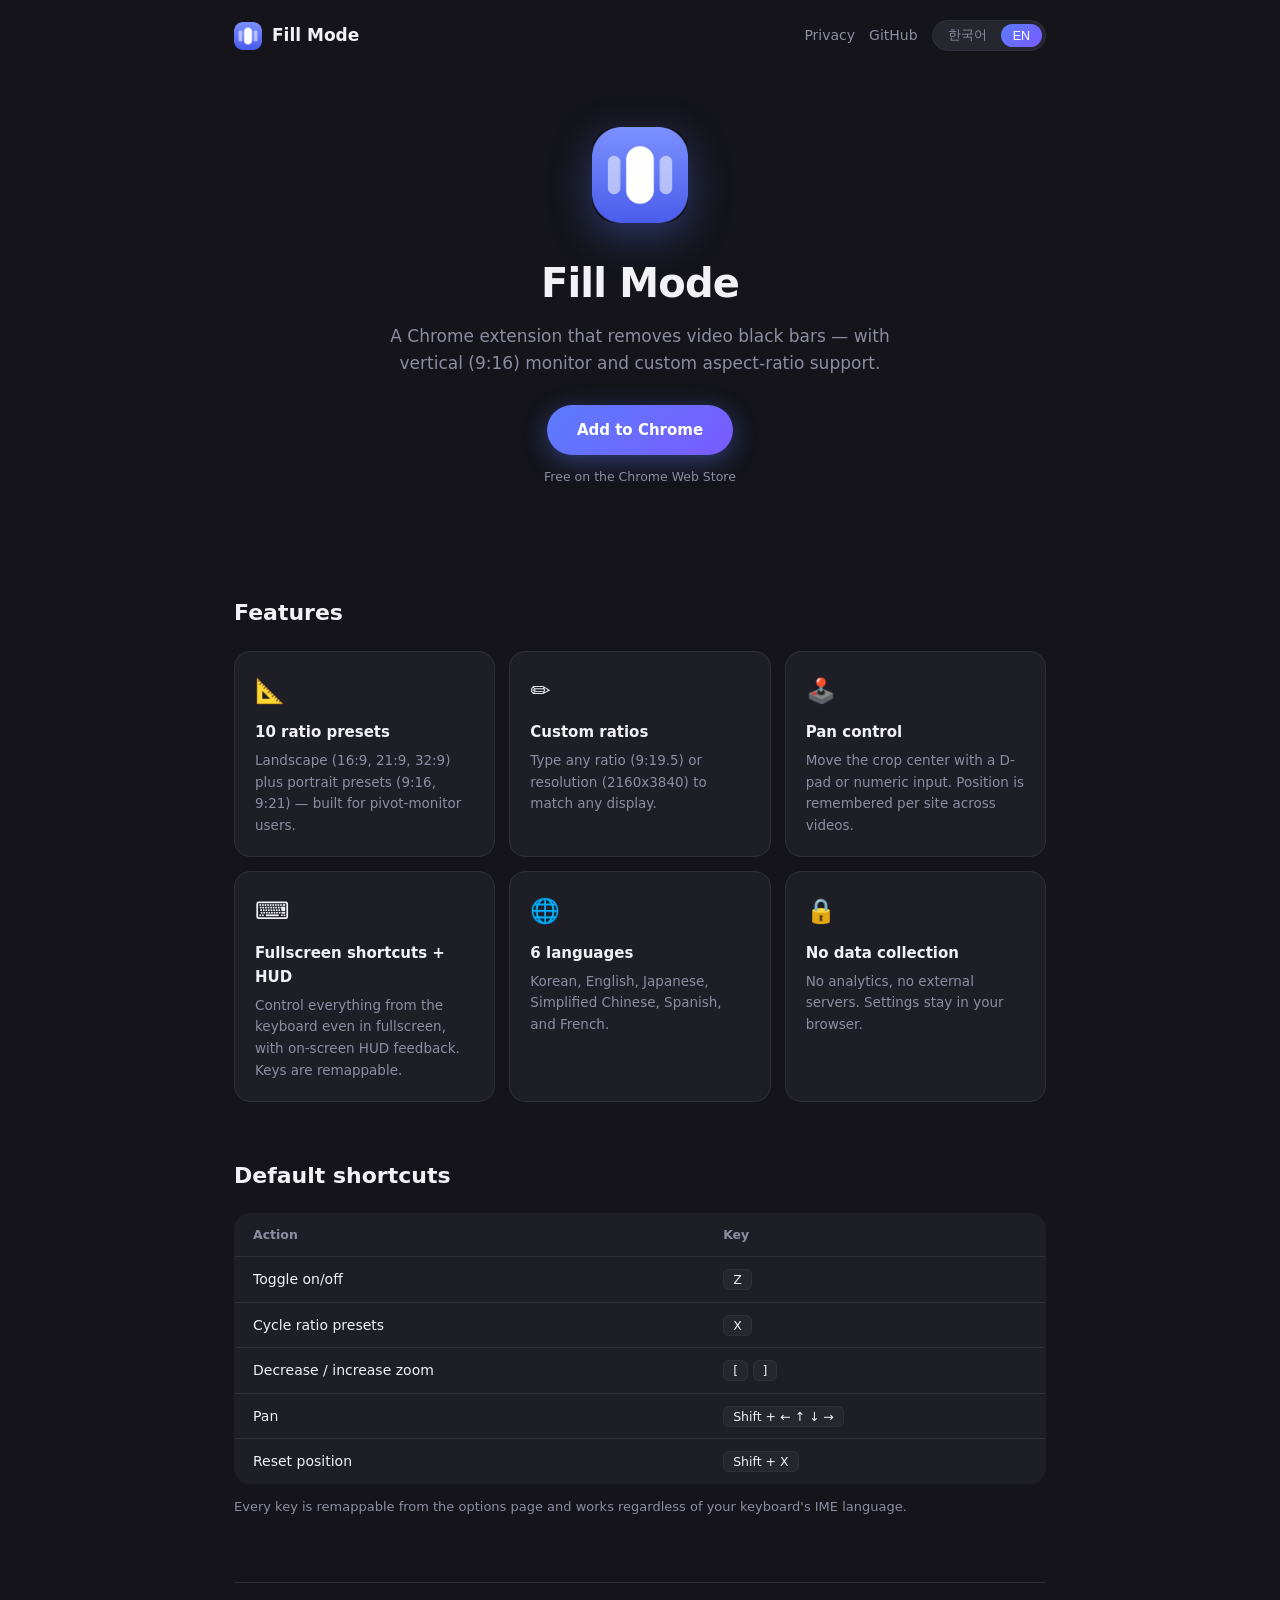
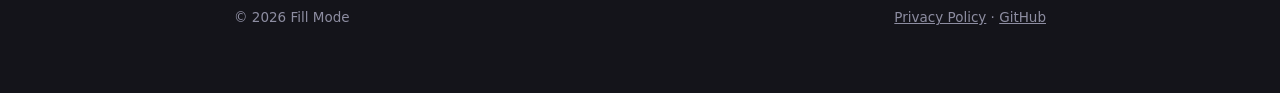
<file: docs/index.html>
<!DOCTYPE html>
<html lang="ko">
<head>
  <meta charset="UTF-8" />
  <meta name="viewport" content="width=device-width, initial-scale=1" />
  <title>Fill Mode — 비디오 레터박스 제거 크롬 확장</title>
  <meta name="description"
    content="Removes video black bars with custom & vertical (9:16) aspect ratio support. 커스텀 및 세로 비율을 지원하는 비디오 레터박스 제거 크롬 확장 프로그램." />
  <link rel="icon" type="image/png" href="icon128.png" />
  <style>
    :root {
      --bg: #14141a;
      --card: #1e1e27;
      --card-2: #26262f;
      --border: #30303d;
      --text: #f1f1f6;
      --muted: #8d8da1;
      --accent: #5b7cff;
      --accent-2: #7a5bff;
      --accent-grad: linear-gradient(135deg, var(--accent), var(--accent-2));
      --radius: 16px;
    }

    * { box-sizing: border-box; }

    body {
      margin: 0;
      font-family: system-ui, -apple-system, "Segoe UI", sans-serif;
      background: var(--bg);
      color: var(--text);
      line-height: 1.6;
      -webkit-font-smoothing: antialiased;
    }

    /* 언어 토글: body[data-lang]에 따라 .en/.ko 표시 전환 */
    body[data-lang="ko"] .en { display: none; }
    body[data-lang="en"] .ko { display: none; }

    main { max-width: 860px; margin: 0 auto; padding: 0 24px 64px; }

    header {
      display: flex;
      align-items: center;
      justify-content: space-between;
      padding: 20px 0;
    }

    .brand { display: flex; align-items: center; gap: 10px; font-weight: 700; font-size: 17px; }
    .brand img { width: 28px; height: 28px; border-radius: 8px; }

    nav { display: flex; align-items: center; gap: 14px; }
    nav a { color: var(--muted); text-decoration: none; font-size: 14px; }
    nav a:hover { color: var(--text); }

    .lang-toggle {
      display: inline-flex;
      padding: 3px;
      gap: 2px;
      border-radius: 999px;
      background: var(--card-2);
      border: 1px solid var(--border);
    }

    .lang-toggle button {
      padding: 3px 12px;
      border: none;
      border-radius: 999px;
      background: transparent;
      color: var(--muted);
      font-size: 12.5px;
      cursor: pointer;
    }

    .lang-toggle button.active { background: var(--accent-grad); color: #fff; }

    .hero { text-align: center; padding: 56px 0 40px; }

    .hero img { width: 96px; height: 96px; border-radius: 24px; box-shadow: 0 12px 40px rgba(91, 124, 255, 0.35); }

    h1 { font-size: 40px; margin: 20px 0 8px; letter-spacing: -0.02em; }

    .tagline { color: var(--muted); font-size: 17px; max-width: 560px; margin: 0 auto 28px; }

    .cta {
      display: inline-block;
      padding: 13px 30px;
      border-radius: 999px;
      background: var(--accent-grad);
      color: #fff;
      font-weight: 600;
      font-size: 15px;
      text-decoration: none;
      box-shadow: 0 6px 24px rgba(91, 124, 255, 0.4);
      transition: filter 0.15s ease, transform 0.1s ease;
    }

    .cta:hover { filter: brightness(1.1); transform: translateY(-1px); }

    .cta-note { margin-top: 12px; font-size: 12.5px; color: var(--muted); }

    h2 { font-size: 22px; margin: 56px 0 20px; }

    .features {
      display: grid;
      grid-template-columns: repeat(auto-fit, minmax(240px, 1fr));
      gap: 14px;
    }

    .feature {
      padding: 20px;
      border-radius: var(--radius);
      background: var(--card);
      border: 1px solid var(--border);
    }

    .feature .emoji { font-size: 24px; }
    .feature h3 { margin: 10px 0 6px; font-size: 15px; }
    .feature p { margin: 0; font-size: 13.5px; color: var(--muted); }

    table {
      width: 100%;
      border-collapse: collapse;
      background: var(--card);
      border: 1px solid var(--border);
      border-radius: var(--radius);
      overflow: hidden;
    }

    /* border-radius가 table에 안 먹는 브라우저 대비 */
    table { border-radius: var(--radius); border-spacing: 0; }

    th, td { padding: 11px 18px; text-align: left; font-size: 14px; }
    th { color: var(--muted); font-weight: 600; font-size: 12.5px; border-bottom: 1px solid var(--border); }
    tr + tr td { border-top: 1px solid var(--border); }

    kbd {
      padding: 2px 9px;
      border-radius: 6px;
      border: 1px solid var(--border);
      background: var(--card-2);
      color: var(--text);
      font-size: 12.5px;
      font-family: inherit;
      white-space: nowrap;
    }

    footer {
      margin-top: 64px;
      padding-top: 24px;
      border-top: 1px solid var(--border);
      display: flex;
      align-items: center;
      justify-content: space-between;
      color: var(--muted);
      font-size: 13.5px;
      flex-wrap: wrap;
      gap: 8px;
    }

    footer a { color: var(--muted); }
    footer a:hover { color: var(--accent); }
  </style>
</head>
<body data-lang="ko">
  <main>
    <header>
      <div class="brand"><img src="icon128.png" alt="Fill Mode icon" /> Fill Mode</div>
      <nav>
        <a href="privacy.html"><span class="ko">개인정보처리방침</span><span class="en">Privacy</span></a>
        <a href="https://github.com/tinklerk/Fill-Mode">GitHub</a>
        <span class="lang-toggle">
          <button id="btn-ko" onclick="setLang('ko')">한국어</button>
          <button id="btn-en" onclick="setLang('en')">EN</button>
        </span>
      </nav>
    </header>

    <section class="hero">
      <img src="icon128.png" alt="Fill Mode icon" />
      <h1>Fill Mode</h1>
      <p class="tagline">
        <span class="ko">비디오의 레터박스(검은 여백)를 제거하는 크롬 확장 프로그램.
          세로(9:16) 모니터와 커스텀 비율까지 지원합니다.</span>
        <span class="en">A Chrome extension that removes video black bars —
          with vertical (9:16) monitor and custom aspect-ratio support.</span>
      </p>
      <a class="cta" href="https://chromewebstore.google.com/detail/fill-mode/iiogaanaefdankalcaaecjkhglgmalen">
        <span class="ko">Chrome에 추가</span>
        <span class="en">Add to Chrome</span>
      </a>
      <p class="cta-note">
        <span class="ko">Chrome Web Store에서 무료로 설치할 수 있습니다</span>
        <span class="en">Free on the Chrome Web Store</span>
      </p>
    </section>

    <h2><span class="ko">주요 기능</span><span class="en">Features</span></h2>
    <section class="features">
      <div class="feature">
        <div class="emoji">📐</div>
        <h3><span class="ko">가로·세로 프리셋 10종</span><span class="en">10 ratio presets</span></h3>
        <p><span class="ko">16:9, 21:9, 32:9 같은 가로는 물론 9:16, 9:21 등 세로 모니터 프리셋까지 —
          피벗 모니터 사용자를 위한 기능입니다.</span>
          <span class="en">Landscape (16:9, 21:9, 32:9) plus portrait presets (9:16, 9:21) —
          built for pivot-monitor users.</span></p>
      </div>
      <div class="feature">
        <div class="emoji">✏️</div>
        <h3><span class="ko">커스텀 비율 입력</span><span class="en">Custom ratios</span></h3>
        <p><span class="ko">9:19.5 같은 비율이나 2160x3840 같은 해상도를 직접 입력해 어떤 화면에도
          맞출 수 있습니다.</span>
          <span class="en">Type any ratio (9:19.5) or resolution (2160x3840) to match any display.</span></p>
      </div>
      <div class="feature">
        <div class="emoji">🕹️</div>
        <h3><span class="ko">위치 이동 (Pan)</span><span class="en">Pan control</span></h3>
        <p><span class="ko">D-pad와 숫자 입력으로 크롭 중심을 이동. 위치는 사이트별로 기억되어
          다음 비디오에도 유지됩니다.</span>
          <span class="en">Move the crop center with a D-pad or numeric input. Position is
          remembered per site across videos.</span></p>
      </div>
      <div class="feature">
        <div class="emoji">⌨️</div>
        <h3><span class="ko">전체화면 단축키 + HUD</span><span class="en">Fullscreen shortcuts + HUD</span></h3>
        <p><span class="ko">전체화면에서도 키보드로 조작하고, 결과를 화면 위 HUD로 확인.
          키는 원하는 대로 바꿀 수 있습니다.</span>
          <span class="en">Control everything from the keyboard even in fullscreen, with on-screen
          HUD feedback. Keys are remappable.</span></p>
      </div>
      <div class="feature">
        <div class="emoji">🌐</div>
        <h3><span class="ko">6개 언어 지원</span><span class="en">6 languages</span></h3>
        <p><span class="ko">한국어, 영어, 일본어, 중국어 간체, 스페인어, 프랑스어를 지원합니다.</span>
          <span class="en">Korean, English, Japanese, Simplified Chinese, Spanish, and French.</span></p>
      </div>
      <div class="feature">
        <div class="emoji">🔒</div>
        <h3><span class="ko">데이터 수집 없음</span><span class="en">No data collection</span></h3>
        <p><span class="ko">분석 도구도, 외부 서버도 없습니다. 설정은 내 브라우저에만 저장됩니다.</span>
          <span class="en">No analytics, no external servers. Settings stay in your browser.</span></p>
      </div>
    </section>

    <h2><span class="ko">기본 단축키</span><span class="en">Default shortcuts</span></h2>
    <table>
      <tr>
        <th><span class="ko">동작</span><span class="en">Action</span></th>
        <th><span class="ko">키</span><span class="en">Key</span></th>
      </tr>
      <tr>
        <td><span class="ko">켜기/끄기</span><span class="en">Toggle on/off</span></td>
        <td><kbd>Z</kbd></td>
      </tr>
      <tr>
        <td><span class="ko">비율 프리셋 순환</span><span class="en">Cycle ratio presets</span></td>
        <td><kbd>X</kbd></td>
      </tr>
      <tr>
        <td><span class="ko">배율 감소 / 증가</span><span class="en">Decrease / increase zoom</span></td>
        <td><kbd>[</kbd> <kbd>]</kbd></td>
      </tr>
      <tr>
        <td><span class="ko">위치 이동</span><span class="en">Pan</span></td>
        <td><kbd>Shift + ← ↑ ↓ →</kbd></td>
      </tr>
      <tr>
        <td><span class="ko">위치 초기화</span><span class="en">Reset position</span></td>
        <td><kbd>Shift + X</kbd></td>
      </tr>
    </table>
    <p style="color: var(--muted); font-size: 13px;">
      <span class="ko">모든 키는 설정 페이지에서 변경할 수 있고, 한글 자판 상태에서도 동작합니다.</span>
      <span class="en">Every key is remappable from the options page and works regardless of your
        keyboard's IME language.</span>
    </p>

    <footer>
      <span>© 2026 Fill Mode</span>
      <span>
        <a href="privacy.html"><span class="ko">개인정보처리방침</span><span class="en">Privacy Policy</span></a>
        ·
        <a href="https://github.com/tinklerk/Fill-Mode">GitHub</a>
      </span>
    </footer>
  </main>

  <script>
    function setLang(lang) {
      document.body.dataset.lang = lang;
      document.documentElement.lang = lang;
      document.getElementById('btn-ko').classList.toggle('active', lang === 'ko');
      document.getElementById('btn-en').classList.toggle('active', lang === 'en');
      try { localStorage.setItem('lang', lang); } catch (e) {}
    }
    var saved = null;
    try { saved = localStorage.getItem('lang'); } catch (e) {}
    setLang(saved || (navigator.language.startsWith('ko') ? 'ko' : 'en'));
  </script>
</body>
</html>
</file>
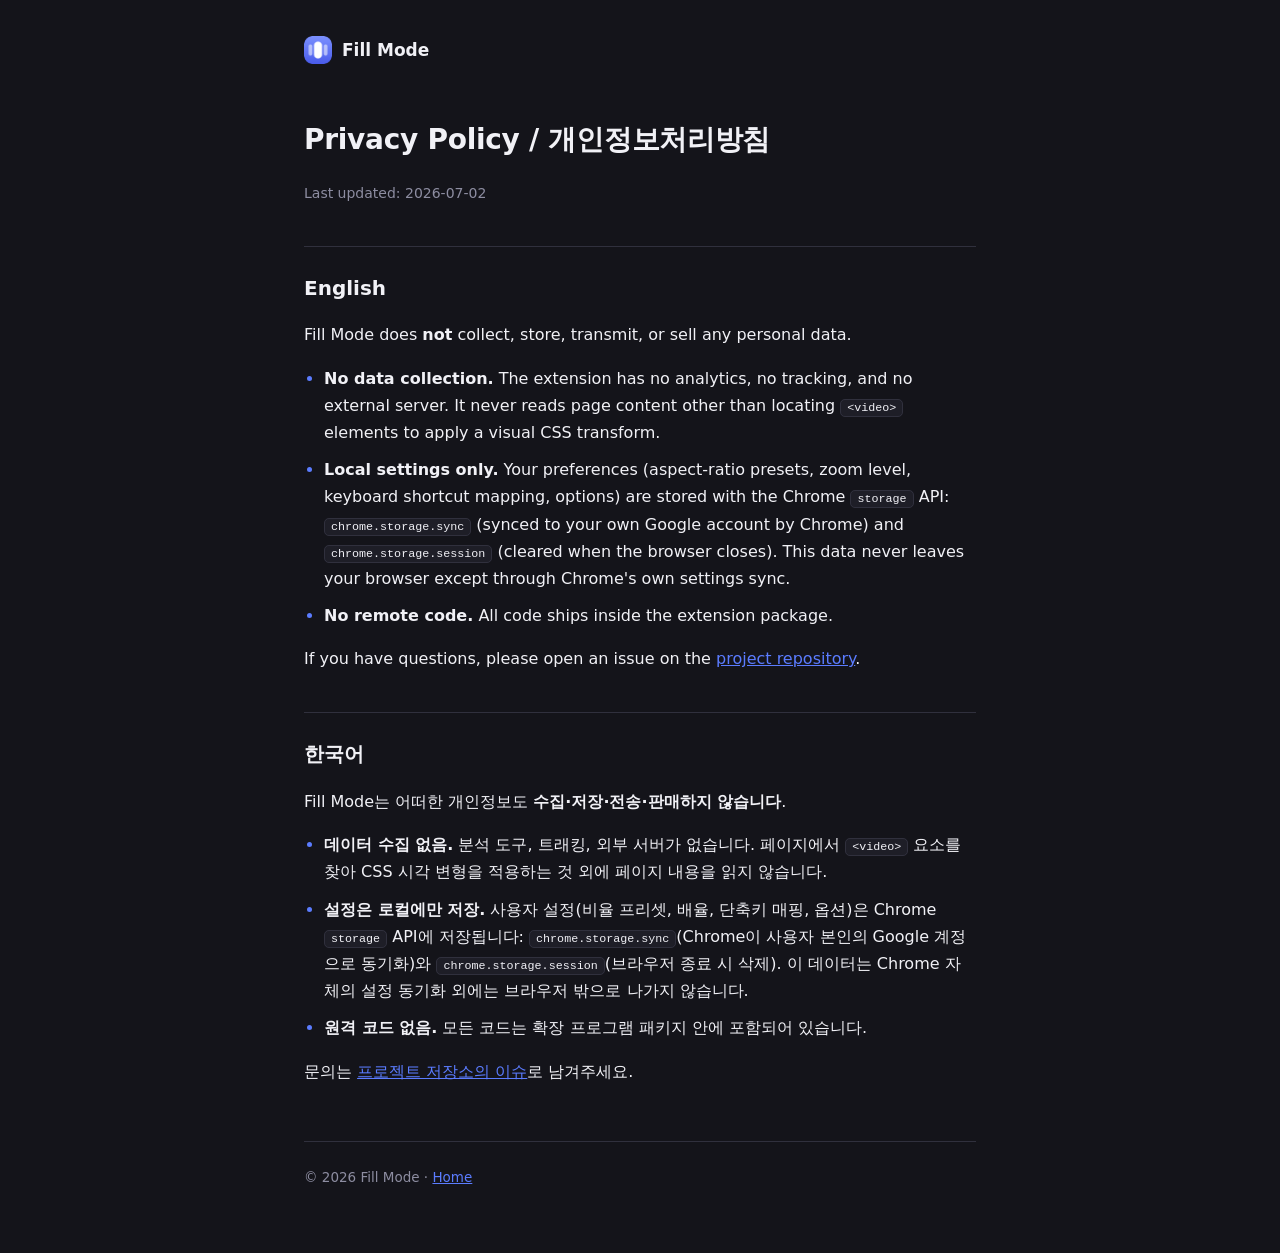
<file: docs/privacy.html>
<!DOCTYPE html>
<html lang="ko">
<head>
  <meta charset="UTF-8" />
  <meta name="viewport" content="width=device-width, initial-scale=1" />
  <title>Fill Mode — Privacy Policy / 개인정보처리방침</title>
  <link rel="icon" type="image/png" href="icon128.png" />
  <style>
    :root {
      --bg: #14141a;
      --card: #1e1e27;
      --border: #30303d;
      --text: #f1f1f6;
      --muted: #8d8da1;
      --accent: #5b7cff;
    }

    * { box-sizing: border-box; }

    body {
      margin: 0;
      font-family: system-ui, -apple-system, "Segoe UI", sans-serif;
      background: var(--bg);
      color: var(--text);
      line-height: 1.7;
      -webkit-font-smoothing: antialiased;
    }

    main { max-width: 720px; margin: 0 auto; padding: 24px 24px 64px; }

    header { display: flex; align-items: center; gap: 10px; padding: 12px 0 32px; }
    header img { width: 28px; height: 28px; border-radius: 8px; }
    header a { color: var(--text); text-decoration: none; font-weight: 700; font-size: 17px; }

    h1 { font-size: 28px; letter-spacing: -0.01em; }
    h2 {
      font-size: 20px;
      margin-top: 40px;
      padding-top: 24px;
      border-top: 1px solid var(--border);
    }

    .updated { color: var(--muted); font-size: 14px; }

    ul { padding-left: 20px; }
    li { margin: 10px 0; }
    li::marker { color: var(--accent); }

    code {
      padding: 1px 6px;
      border-radius: 5px;
      background: var(--card);
      border: 1px solid var(--border);
      font-size: 0.9em;
    }

    a { color: var(--accent); }

    footer {
      margin-top: 56px;
      padding-top: 24px;
      border-top: 1px solid var(--border);
      color: var(--muted);
      font-size: 13.5px;
    }
  </style>
</head>
<body>
  <main>
    <header>
      <img src="icon128.png" alt="Fill Mode icon" />
      <a href="index.html">Fill Mode</a>
    </header>

    <h1>Privacy Policy / 개인정보처리방침</h1>
    <p class="updated">Last updated: 2026-07-02</p>

    <h2>English</h2>
    <p>Fill Mode does <strong>not</strong> collect, store, transmit, or sell any personal data.</p>
    <ul>
      <li><strong>No data collection.</strong> The extension has no analytics, no tracking, and no
        external server. It never reads page content other than locating <code>&lt;video&gt;</code>
        elements to apply a visual CSS transform.</li>
      <li><strong>Local settings only.</strong> Your preferences (aspect-ratio presets, zoom level,
        keyboard shortcut mapping, options) are stored with the Chrome <code>storage</code> API:
        <code>chrome.storage.sync</code> (synced to your own Google account by Chrome) and
        <code>chrome.storage.session</code> (cleared when the browser closes). This data never
        leaves your browser except through Chrome's own settings sync.</li>
      <li><strong>No remote code.</strong> All code ships inside the extension package.</li>
    </ul>
    <p>If you have questions, please open an issue on the
      <a href="https://github.com/tinklerk/Fill-Mode/issues">project repository</a>.</p>

    <h2>한국어</h2>
    <p>Fill Mode는 어떠한 개인정보도 <strong>수집·저장·전송·판매하지 않습니다</strong>.</p>
    <ul>
      <li><strong>데이터 수집 없음.</strong> 분석 도구, 트래킹, 외부 서버가 없습니다. 페이지에서
        <code>&lt;video&gt;</code> 요소를 찾아 CSS 시각 변형을 적용하는 것 외에 페이지 내용을
        읽지 않습니다.</li>
      <li><strong>설정은 로컬에만 저장.</strong> 사용자 설정(비율 프리셋, 배율, 단축키 매핑,
        옵션)은 Chrome <code>storage</code> API에 저장됩니다:
        <code>chrome.storage.sync</code>(Chrome이 사용자 본인의 Google 계정으로 동기화)와
        <code>chrome.storage.session</code>(브라우저 종료 시 삭제). 이 데이터는 Chrome 자체의
        설정 동기화 외에는 브라우저 밖으로 나가지 않습니다.</li>
      <li><strong>원격 코드 없음.</strong> 모든 코드는 확장 프로그램 패키지 안에 포함되어
        있습니다.</li>
    </ul>
    <p>문의는 <a href="https://github.com/tinklerk/Fill-Mode/issues">프로젝트 저장소의 이슈</a>로
      남겨주세요.</p>

    <footer>© 2026 Fill Mode · <a href="index.html">Home</a></footer>
  </main>
</body>
</html>
</file>
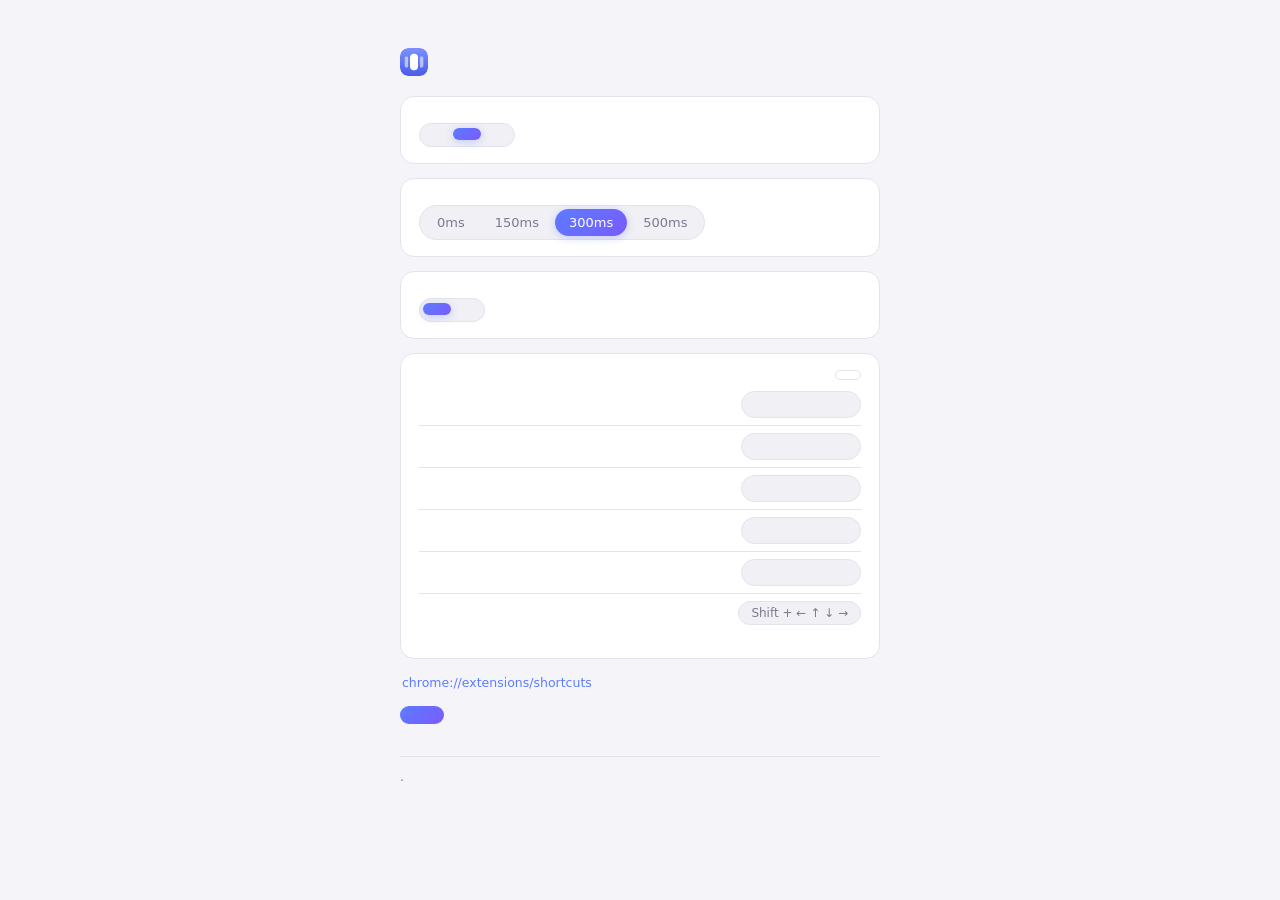
<file: src/options/options.html>
<!DOCTYPE html>
<html>
<head>
  <meta charset="UTF-8" />
  <title>Fill Mode</title>
  <link rel="stylesheet" href="options.css" />
</head>
<body>
  <main>
    <header>
      <img src="/icons/icon48.png" alt="" width="28" height="28" />
      <h1 id="page-title" data-i18n="optionsTitle"></h1>
    </header>

    <section class="card">
      <h2 data-i18n="persistence"></h2>
      <div class="segmented" role="radiogroup">
        <label><input type="radio" name="persistence" value="off" />
          <span data-i18n="persistOff"></span></label>
        <label><input type="radio" name="persistence" value="session" checked />
          <span data-i18n="persistSession"></span></label>
        <label><input type="radio" name="persistence" value="permanent" />
          <span data-i18n="persistPermanent"></span></label>
      </div>
    </section>

    <section class="card">
      <h2 data-i18n="transitionSpeed"></h2>
      <div class="segmented" role="radiogroup">
        <label><input type="radio" name="transition-speed" value="0" /><span>0ms</span></label>
        <label><input type="radio" name="transition-speed" value="150" /><span>150ms</span></label>
        <label><input type="radio" name="transition-speed" value="300" checked /><span>300ms</span></label>
        <label><input type="radio" name="transition-speed" value="500" /><span>500ms</span></label>
      </div>
    </section>

    <section class="card">
      <h2 data-i18n="ratioSource"></h2>
      <div class="segmented" role="radiogroup">
        <label><input type="radio" name="ratio-source" value="screen" checked />
          <span data-i18n="ratioScreen"></span></label>
        <label><input type="radio" name="ratio-source" value="window" />
          <span data-i18n="ratioWindow"></span></label>
      </div>
    </section>

    <section class="card">
      <div class="card-head">
        <h2 data-i18n="shortcuts"></h2>
        <button id="keys-default" class="ghost" data-i18n="resetDefaults"></button>
      </div>
      <div class="shortcut-row">
        <span data-i18n="scToggle"></span>
        <input class="key-input" data-action="toggle" readonly />
      </div>
      <div class="shortcut-row">
        <span data-i18n="cmdCyclePreset"></span>
        <input class="key-input" data-action="cycle" readonly />
      </div>
      <div class="shortcut-row">
        <span data-i18n="cmdDecreaseZoom"></span>
        <input class="key-input" data-action="zoomOut" readonly />
      </div>
      <div class="shortcut-row">
        <span data-i18n="cmdIncreaseZoom"></span>
        <input class="key-input" data-action="zoomIn" readonly />
      </div>
      <div class="shortcut-row">
        <span data-i18n="panReset"></span>
        <input class="key-input" data-action="panReset" readonly />
      </div>
      <div class="shortcut-row">
        <span data-i18n="pan"></span>
        <kbd>Shift + ← ↑ ↓ →</kbd>
      </div>
      <p class="note in-card" data-i18n="shortcutsFullscreenNote"></p>
    </section>

    <p class="note">
      <span data-i18n="shortcutsNote"></span>
      <a href="#" id="open-shortcuts">chrome://extensions/shortcuts</a>
    </p>

    <div class="actions">
      <button id="save" class="primary" data-i18n="save"></button>
      <span id="status" role="status"></span>
    </div>

    <footer class="page-foot">
      <span id="version"></span> ·
      <a href="https://tinklerk.github.io/Fill-Mode/" target="_blank" rel="noopener"
        data-i18n="homepage"></a>
    </footer>
  </main>

  <script src="../common/keys.js"></script>
  <script src="options.js"></script>
</body>
</html>
</file>
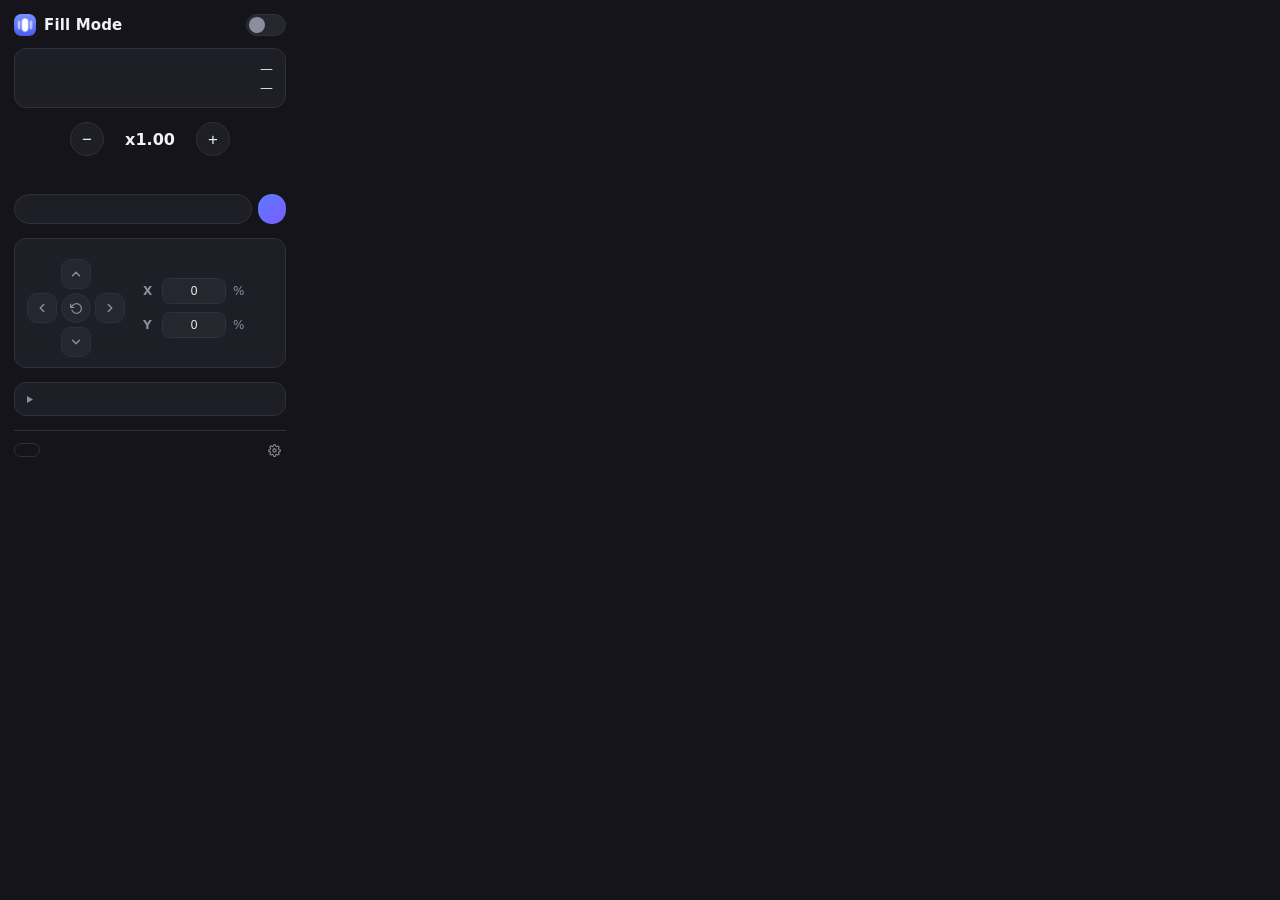
<file: src/popup/popup.html>
<!DOCTYPE html>
<html>
<head>
  <meta charset="UTF-8" />
  <title>Fill Mode</title>
  <link rel="stylesheet" href="popup.css" />
</head>
<body>
  <header>
    <div class="brand">
      <img src="/icons/icon48.png" alt="" width="22" height="22" />
      <h1>Fill Mode</h1>
    </div>
    <label class="switch" id="enable-label" title="">
      <input type="checkbox" id="enabled" />
      <span class="track"><span class="knob"></span></span>
    </label>
  </header>

  <section class="card info">
    <div class="info-row">
      <span class="info-label" data-i18n="monitorLabel"></span>
      <span class="info-value" id="monitor-ratio">—</span>
    </div>
    <div class="info-row">
      <span class="info-label" data-i18n="videoLabel"></span>
      <span class="info-value" id="video-ratio">—</span>
    </div>
  </section>

  <section class="stepper">
    <button id="zoom-out" class="step-btn" aria-label="-">−</button>
    <span id="scale-value">x1.00</span>
    <button id="zoom-in" class="step-btn" aria-label="+">+</button>
  </section>

  <section class="presets">
    <h2 data-i18n="landscape"></h2>
    <div class="preset-row" data-orientation="landscape"></div>
    <h2 data-i18n="portrait"></h2>
    <div class="preset-row" data-orientation="portrait"></div>
  </section>

  <section class="custom">
    <input type="text" id="custom-input" data-i18n-placeholder="customPlaceholder" />
    <button id="custom-apply" class="primary" data-i18n="apply"></button>
  </section>

  <section class="card pan">
    <h2 data-i18n="pan"></h2>
    <div class="pan-body">
      <div class="dpad">
        <button class="dpad-btn dpad-up pan-step" data-axis="panY" data-dir="-1" aria-label="↑">
          <svg viewBox="0 0 24 24" width="14" height="14" fill="none" stroke="currentColor"
            stroke-width="2.5" stroke-linecap="round" stroke-linejoin="round"><path d="M6 15l6-6 6 6"/></svg>
        </button>
        <button class="dpad-btn dpad-left pan-step" data-axis="panX" data-dir="-1" aria-label="←">
          <svg viewBox="0 0 24 24" width="14" height="14" fill="none" stroke="currentColor"
            stroke-width="2.5" stroke-linecap="round" stroke-linejoin="round"><path d="M15 6l-6 6 6 6"/></svg>
        </button>
        <button class="dpad-btn dpad-center" id="pan-reset" data-i18n-title="panReset" aria-label="reset">
          <svg viewBox="0 0 24 24" width="13" height="13" fill="none" stroke="currentColor"
            stroke-width="2.2" stroke-linecap="round" stroke-linejoin="round">
            <polyline points="1 4 1 10 7 10"/>
            <path d="M3.51 15a9 9 0 1 0 2.13-9.36L1 10"/>
          </svg>
        </button>
        <button class="dpad-btn dpad-right pan-step" data-axis="panX" data-dir="1" aria-label="→">
          <svg viewBox="0 0 24 24" width="14" height="14" fill="none" stroke="currentColor"
            stroke-width="2.5" stroke-linecap="round" stroke-linejoin="round"><path d="M9 6l6 6-6 6"/></svg>
        </button>
        <button class="dpad-btn dpad-down pan-step" data-axis="panY" data-dir="1" aria-label="↓">
          <svg viewBox="0 0 24 24" width="14" height="14" fill="none" stroke="currentColor"
            stroke-width="2.5" stroke-linecap="round" stroke-linejoin="round"><path d="M6 9l6 6 6-6"/></svg>
        </button>
      </div>
      <div class="pan-values">
        <label>
          <span class="pan-axis">X</span>
          <input type="number" id="pan-x" class="pan-input" min="-50" max="50" step="1" value="0" />
          <span class="pan-unit">%</span>
        </label>
        <label>
          <span class="pan-axis">Y</span>
          <input type="number" id="pan-y" class="pan-input" min="-50" max="50" step="1" value="0" />
          <span class="pan-unit">%</span>
        </label>
      </div>
    </div>
  </section>

  <details class="card shortcuts">
    <summary data-i18n="shortcuts"></summary>
    <div class="shortcut-row">
      <span data-i18n="scToggle"></span>
      <kbd data-key="toggle"></kbd>
    </div>
    <div class="shortcut-row">
      <span data-i18n="cmdCyclePreset"></span>
      <kbd data-key="cycle"></kbd>
    </div>
    <div class="shortcut-row">
      <span data-i18n="cmdDecreaseZoom"></span>
      <kbd data-key="zoomOut"></kbd>
    </div>
    <div class="shortcut-row">
      <span data-i18n="cmdIncreaseZoom"></span>
      <kbd data-key="zoomIn"></kbd>
    </div>
    <div class="shortcut-row">
      <span data-i18n="pan"></span>
      <kbd>Shift + ← ↑ ↓ →</kbd>
    </div>
    <div class="shortcut-row">
      <span data-i18n="panReset"></span>
      <kbd data-key="panReset"></kbd>
    </div>
  </details>

  <footer>
    <button id="reset" class="ghost" data-i18n="reset"></button>
    <a href="#" id="open-options">
      <svg viewBox="0 0 24 24" width="13" height="13" fill="none" stroke="currentColor"
        stroke-width="2" stroke-linecap="round" stroke-linejoin="round" aria-hidden="true">
        <circle cx="12" cy="12" r="3"></circle>
        <path d="M19.4 15a1.65 1.65 0 0 0 .33 1.82l.06.06a2 2 0 1 1-2.83 2.83l-.06-.06a1.65 1.65 0 0 0-1.82-.33 1.65 1.65 0 0 0-1 1.51V21a2 2 0 1 1-4 0v-.09A1.65 1.65 0 0 0 9 19.4a1.65 1.65 0 0 0-1.82.33l-.06.06a2 2 0 1 1-2.83-2.83l.06-.06a1.65 1.65 0 0 0 .33-1.82 1.65 1.65 0 0 0-1.51-1H3a2 2 0 1 1 0-4h.09A1.65 1.65 0 0 0 4.6 9a1.65 1.65 0 0 0-.33-1.82l-.06-.06a2 2 0 1 1 2.83-2.83l.06.06a1.65 1.65 0 0 0 1.82.33H9a1.65 1.65 0 0 0 1-1.51V3a2 2 0 1 1 4 0v.09a1.65 1.65 0 0 0 1 1.51 1.65 1.65 0 0 0 1.82-.33l.06-.06a2 2 0 1 1 2.83 2.83l-.06.06a1.65 1.65 0 0 0-.33 1.82V9a1.65 1.65 0 0 0 1.51 1H21a2 2 0 1 1 0 4h-.09a1.65 1.65 0 0 0-1.51 1z"></path>
      </svg>
      <span data-i18n="options"></span>
    </a>
  </footer>

  <script src="popup.js"></script>
</body>
</html>
</file>
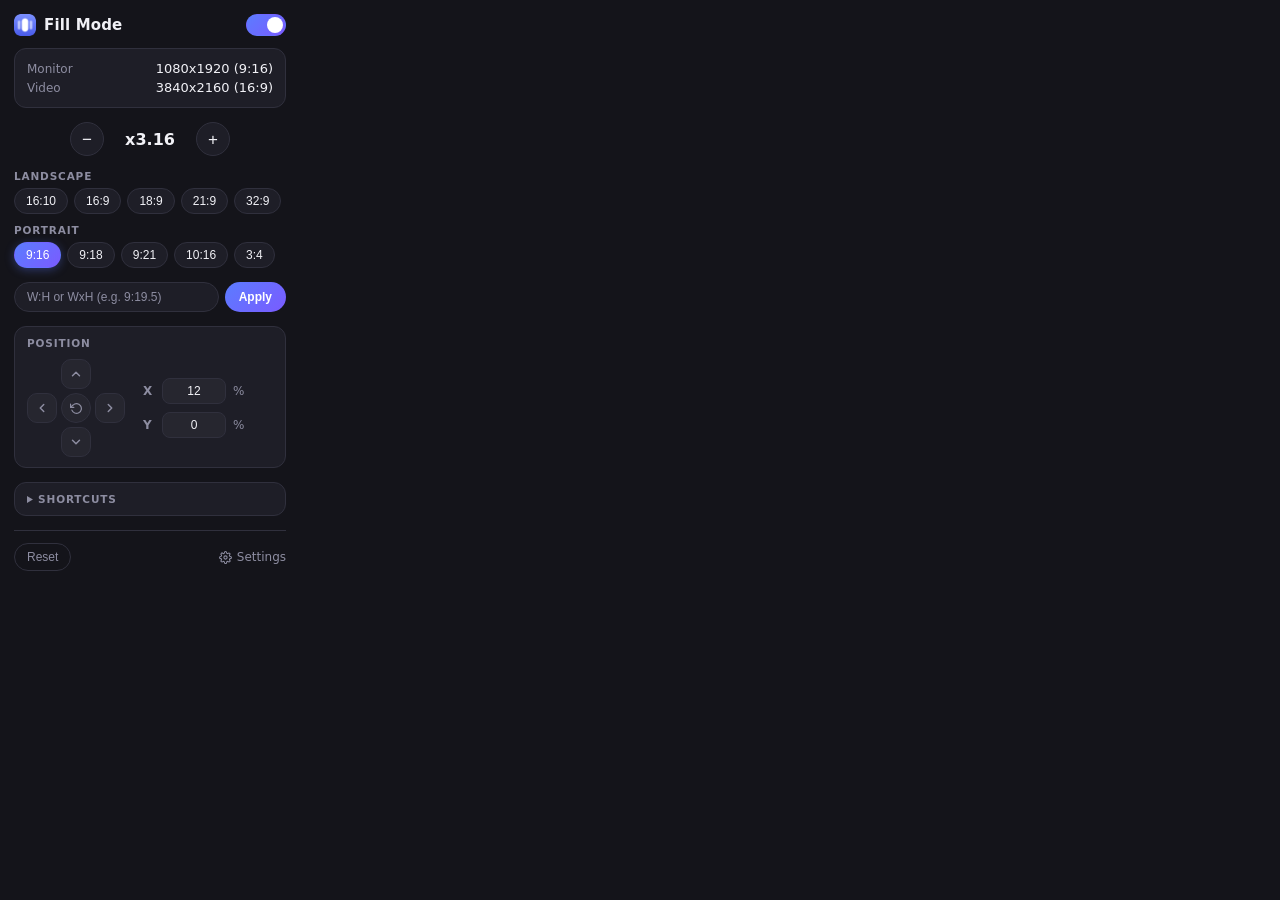
<file: store-assets/src/popup-replica-en.html>
<!DOCTYPE html>
<!-- 스토어 스크린샷용 팝업 정적 복제본 — 실제 popup.css를 그대로 사용 -->
<html lang="en">
<head>
  <meta charset="UTF-8" />
  <link rel="stylesheet" href="../../src/popup/popup.css" />
  <style>
    body { border-radius: 14px; }
  </style>
</head>
<body>
  <header>
    <div class="brand">
      <img src="../../icons/icon48.png" alt="" width="22" height="22" />
      <h1>Fill Mode</h1>
    </div>
    <label class="switch">
      <input type="checkbox" checked />
      <span class="track"><span class="knob"></span></span>
    </label>
  </header>

  <section class="card info">
    <div class="info-row">
      <span class="info-label">Monitor</span>
      <span class="info-value">1080x1920 (9:16)</span>
    </div>
    <div class="info-row">
      <span class="info-label">Video</span>
      <span class="info-value">3840x2160 (16:9)</span>
    </div>
  </section>

  <section class="stepper">
    <button class="step-btn">−</button>
    <span id="scale-value">x3.16</span>
    <button class="step-btn">+</button>
  </section>

  <section class="presets">
    <h2>Landscape</h2>
    <div class="preset-row">
      <button>16:10</button><button>16:9</button><button>18:9</button>
      <button>21:9</button><button>32:9</button>
    </div>
    <h2>Portrait</h2>
    <div class="preset-row">
      <button class="active">9:16</button><button>9:18</button><button>9:21</button>
      <button>10:16</button><button>3:4</button>
    </div>
  </section>

  <section class="custom">
    <input type="text" placeholder="W:H or WxH (e.g. 9:19.5)" />
    <button class="primary">Apply</button>
  </section>

  <section class="card pan">
    <h2>Position</h2>
    <div class="pan-body">
      <div class="dpad">
        <button class="dpad-btn dpad-up">
          <svg viewBox="0 0 24 24" width="14" height="14" fill="none" stroke="currentColor"
            stroke-width="2.5" stroke-linecap="round" stroke-linejoin="round"><path d="M6 15l6-6 6 6"/></svg>
        </button>
        <button class="dpad-btn dpad-left">
          <svg viewBox="0 0 24 24" width="14" height="14" fill="none" stroke="currentColor"
            stroke-width="2.5" stroke-linecap="round" stroke-linejoin="round"><path d="M15 6l-6 6 6 6"/></svg>
        </button>
        <button class="dpad-btn dpad-center">
          <svg viewBox="0 0 24 24" width="13" height="13" fill="none" stroke="currentColor"
            stroke-width="2.2" stroke-linecap="round" stroke-linejoin="round">
            <polyline points="1 4 1 10 7 10"/>
            <path d="M3.51 15a9 9 0 1 0 2.13-9.36L1 10"/>
          </svg>
        </button>
        <button class="dpad-btn dpad-right">
          <svg viewBox="0 0 24 24" width="14" height="14" fill="none" stroke="currentColor"
            stroke-width="2.5" stroke-linecap="round" stroke-linejoin="round"><path d="M9 6l6 6-6 6"/></svg>
        </button>
        <button class="dpad-btn dpad-down">
          <svg viewBox="0 0 24 24" width="14" height="14" fill="none" stroke="currentColor"
            stroke-width="2.5" stroke-linecap="round" stroke-linejoin="round"><path d="M6 9l6 6 6-6"/></svg>
        </button>
      </div>
      <div class="pan-values">
        <label><span class="pan-axis">X</span><input type="number" class="pan-input" value="12" /><span class="pan-unit">%</span></label>
        <label><span class="pan-axis">Y</span><input type="number" class="pan-input" value="0" /><span class="pan-unit">%</span></label>
      </div>
    </div>
  </section>

  <details class="card shortcuts">
    <summary>Shortcuts</summary>
  </details>

  <footer>
    <button class="ghost">Reset</button>
    <a href="#">
      <svg viewBox="0 0 24 24" width="13" height="13" fill="none" stroke="currentColor"
        stroke-width="2" stroke-linecap="round" stroke-linejoin="round">
        <circle cx="12" cy="12" r="3"></circle>
        <path d="M19.4 15a1.65 1.65 0 0 0 .33 1.82l.06.06a2 2 0 1 1-2.83 2.83l-.06-.06a1.65 1.65 0 0 0-1.82-.33 1.65 1.65 0 0 0-1 1.51V21a2 2 0 1 1-4 0v-.09A1.65 1.65 0 0 0 9 19.4a1.65 1.65 0 0 0-1.82.33l-.06.06a2 2 0 1 1-2.83-2.83l.06-.06a1.65 1.65 0 0 0 .33-1.82 1.65 1.65 0 0 0-1.51-1H3a2 2 0 1 1 0-4h.09A1.65 1.65 0 0 0 4.6 9a1.65 1.65 0 0 0-.33-1.82l-.06-.06a2 2 0 1 1 2.83-2.83l.06.06a1.65 1.65 0 0 0 1.82.33H9a1.65 1.65 0 0 0 1-1.51V3a2 2 0 1 1 4 0v.09a1.65 1.65 0 0 0 1 1.51 1.65 1.65 0 0 0 1.82-.33l.06-.06a2 2 0 1 1 2.83 2.83l-.06.06a1.65 1.65 0 0 0-.33 1.82V9a1.65 1.65 0 0 0 1.51 1H21a2 2 0 1 1 0 4h-.09a1.65 1.65 0 0 0-1.51 1z"></path>
      </svg>
      <span>Settings</span>
    </a>
  </footer>
</body>
</html>
</file>
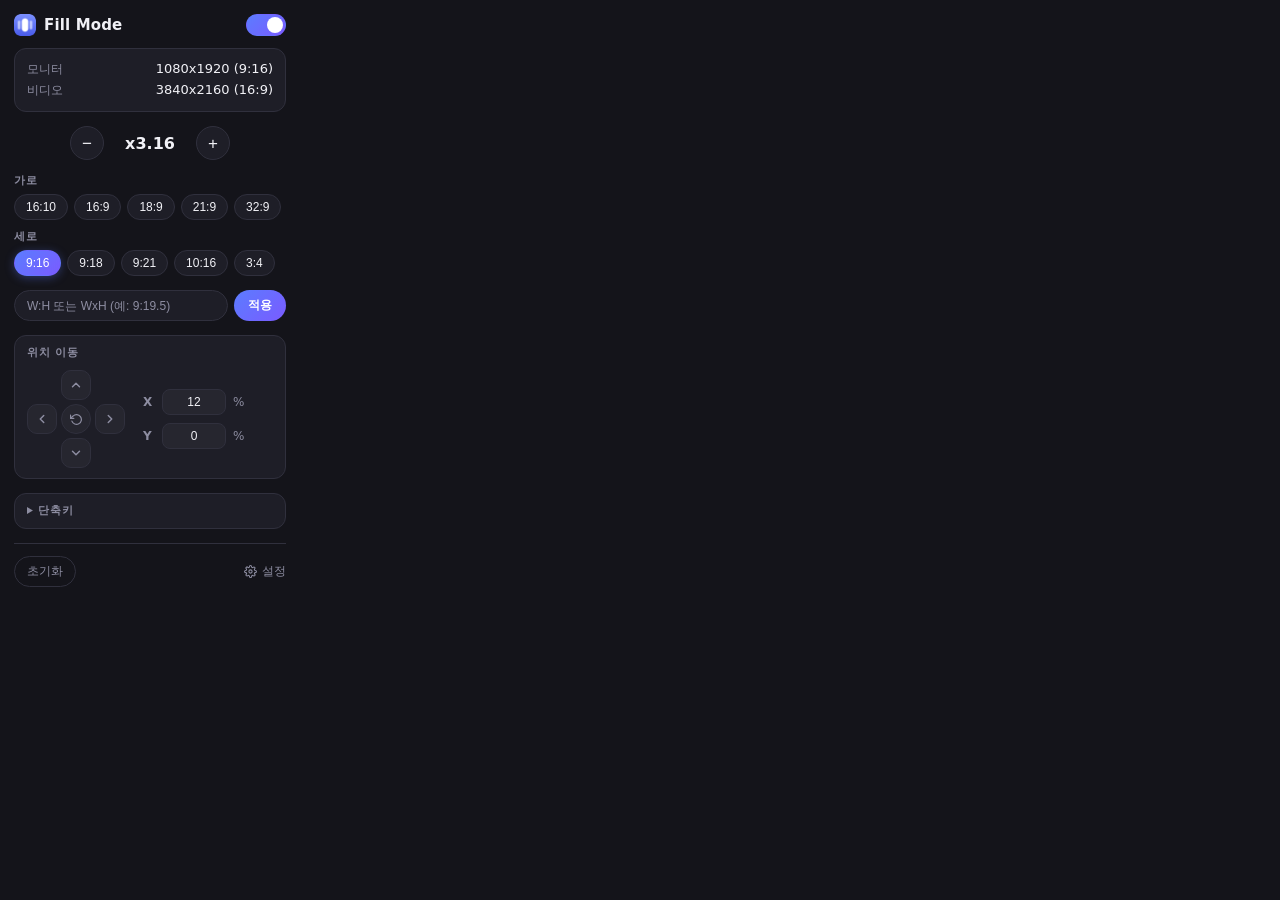
<file: store-assets/src/popup-replica-ko.html>
<!DOCTYPE html>
<!-- 스토어 스크린샷용 팝업 정적 복제본 — 실제 popup.css를 그대로 사용 -->
<html lang="ko">
<head>
  <meta charset="UTF-8" />
  <link rel="stylesheet" href="../../src/popup/popup.css" />
  <style>
    body { border-radius: 14px; }
  </style>
</head>
<body>
  <header>
    <div class="brand">
      <img src="../../icons/icon48.png" alt="" width="22" height="22" />
      <h1>Fill Mode</h1>
    </div>
    <label class="switch">
      <input type="checkbox" checked />
      <span class="track"><span class="knob"></span></span>
    </label>
  </header>

  <section class="card info">
    <div class="info-row">
      <span class="info-label">모니터</span>
      <span class="info-value">1080x1920 (9:16)</span>
    </div>
    <div class="info-row">
      <span class="info-label">비디오</span>
      <span class="info-value">3840x2160 (16:9)</span>
    </div>
  </section>

  <section class="stepper">
    <button class="step-btn">−</button>
    <span id="scale-value">x3.16</span>
    <button class="step-btn">+</button>
  </section>

  <section class="presets">
    <h2>가로</h2>
    <div class="preset-row">
      <button>16:10</button><button>16:9</button><button>18:9</button>
      <button>21:9</button><button>32:9</button>
    </div>
    <h2>세로</h2>
    <div class="preset-row">
      <button class="active">9:16</button><button>9:18</button><button>9:21</button>
      <button>10:16</button><button>3:4</button>
    </div>
  </section>

  <section class="custom">
    <input type="text" placeholder="W:H 또는 WxH (예: 9:19.5)" />
    <button class="primary">적용</button>
  </section>

  <section class="card pan">
    <h2>위치 이동</h2>
    <div class="pan-body">
      <div class="dpad">
        <button class="dpad-btn dpad-up">
          <svg viewBox="0 0 24 24" width="14" height="14" fill="none" stroke="currentColor"
            stroke-width="2.5" stroke-linecap="round" stroke-linejoin="round"><path d="M6 15l6-6 6 6"/></svg>
        </button>
        <button class="dpad-btn dpad-left">
          <svg viewBox="0 0 24 24" width="14" height="14" fill="none" stroke="currentColor"
            stroke-width="2.5" stroke-linecap="round" stroke-linejoin="round"><path d="M15 6l-6 6 6 6"/></svg>
        </button>
        <button class="dpad-btn dpad-center">
          <svg viewBox="0 0 24 24" width="13" height="13" fill="none" stroke="currentColor"
            stroke-width="2.2" stroke-linecap="round" stroke-linejoin="round">
            <polyline points="1 4 1 10 7 10"/>
            <path d="M3.51 15a9 9 0 1 0 2.13-9.36L1 10"/>
          </svg>
        </button>
        <button class="dpad-btn dpad-right">
          <svg viewBox="0 0 24 24" width="14" height="14" fill="none" stroke="currentColor"
            stroke-width="2.5" stroke-linecap="round" stroke-linejoin="round"><path d="M9 6l6 6-6 6"/></svg>
        </button>
        <button class="dpad-btn dpad-down">
          <svg viewBox="0 0 24 24" width="14" height="14" fill="none" stroke="currentColor"
            stroke-width="2.5" stroke-linecap="round" stroke-linejoin="round"><path d="M6 9l6 6 6-6"/></svg>
        </button>
      </div>
      <div class="pan-values">
        <label><span class="pan-axis">X</span><input type="number" class="pan-input" value="12" /><span class="pan-unit">%</span></label>
        <label><span class="pan-axis">Y</span><input type="number" class="pan-input" value="0" /><span class="pan-unit">%</span></label>
      </div>
    </div>
  </section>

  <details class="card shortcuts">
    <summary>단축키</summary>
  </details>

  <footer>
    <button class="ghost">초기화</button>
    <a href="#">
      <svg viewBox="0 0 24 24" width="13" height="13" fill="none" stroke="currentColor"
        stroke-width="2" stroke-linecap="round" stroke-linejoin="round">
        <circle cx="12" cy="12" r="3"></circle>
        <path d="M19.4 15a1.65 1.65 0 0 0 .33 1.82l.06.06a2 2 0 1 1-2.83 2.83l-.06-.06a1.65 1.65 0 0 0-1.82-.33 1.65 1.65 0 0 0-1 1.51V21a2 2 0 1 1-4 0v-.09A1.65 1.65 0 0 0 9 19.4a1.65 1.65 0 0 0-1.82.33l-.06.06a2 2 0 1 1-2.83-2.83l.06-.06a1.65 1.65 0 0 0 .33-1.82 1.65 1.65 0 0 0-1.51-1H3a2 2 0 1 1 0-4h.09A1.65 1.65 0 0 0 4.6 9a1.65 1.65 0 0 0-.33-1.82l-.06-.06a2 2 0 1 1 2.83-2.83l.06.06a1.65 1.65 0 0 0 1.82.33H9a1.65 1.65 0 0 0 1-1.51V3a2 2 0 1 1 4 0v.09a1.65 1.65 0 0 0 1 1.51 1.65 1.65 0 0 0 1.82-.33l.06-.06a2 2 0 1 1 2.83 2.83l-.06.06a1.65 1.65 0 0 0-.33 1.82V9a1.65 1.65 0 0 0 1.51 1H21a2 2 0 1 1 0 4h-.09a1.65 1.65 0 0 0-1.51 1z"></path>
      </svg>
      <span>설정</span>
    </a>
  </footer>
</body>
</html>
</file>
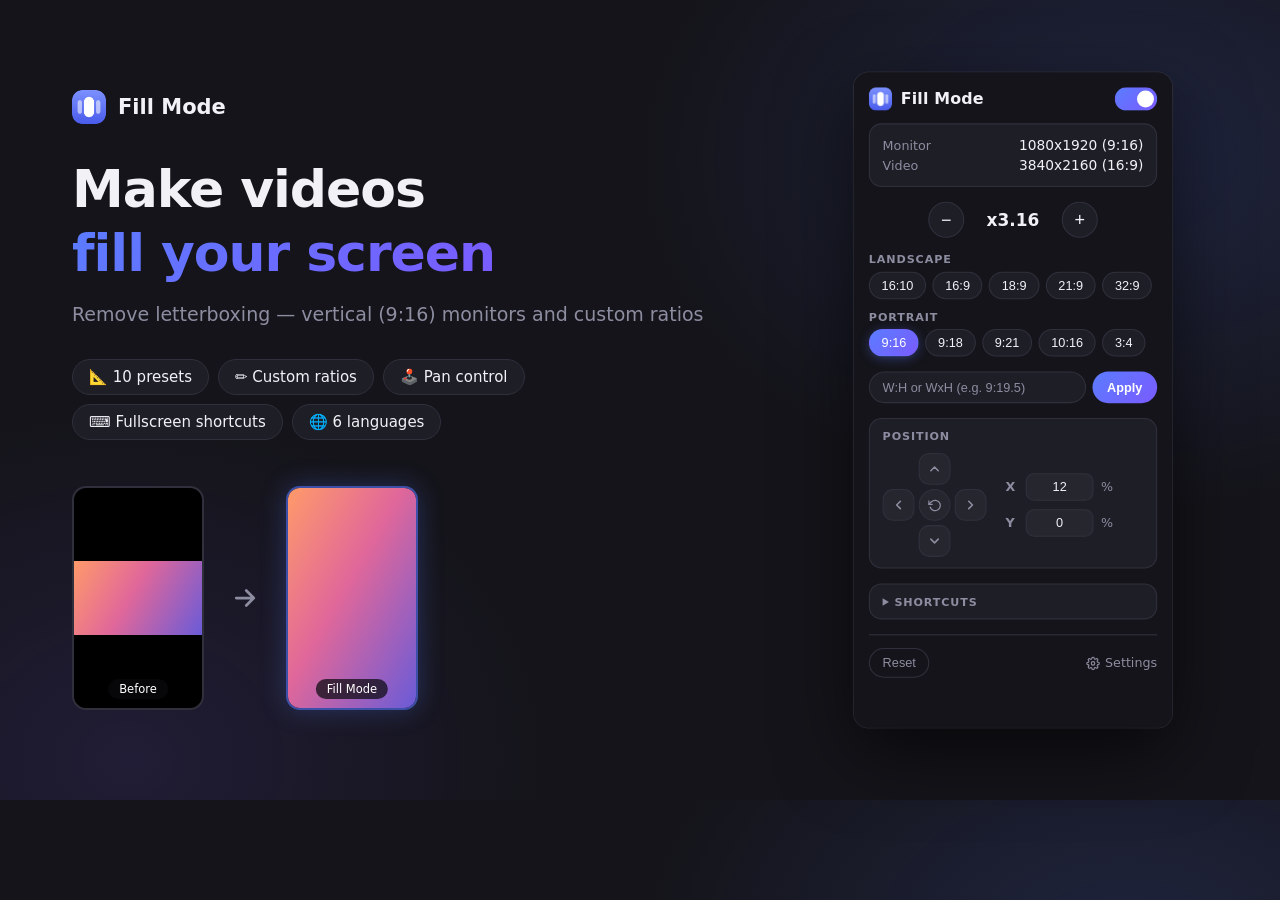
<file: store-assets/src/screenshot1-en.html>
<!DOCTYPE html>
<!-- 스토어 스크린샷 1 (1280x800): 소개 + 팝업 UI -->
<html lang="en">
<head>
  <meta charset="UTF-8" />
  <style>
    :root {
      --bg: #14141a;
      --card: #1e1e27;
      --border: #30303d;
      --text: #f1f1f6;
      --muted: #8d8da1;
      --accent: #5b7cff;
      --accent-2: #7a5bff;
      --accent-grad: linear-gradient(135deg, var(--accent), var(--accent-2));
    }

    * { box-sizing: border-box; margin: 0; }

    body {
      width: 1280px;
      height: 800px;
      overflow: hidden;
      font-family: system-ui, -apple-system, "Segoe UI", sans-serif;
      color: var(--text);
      background:
        radial-gradient(700px 500px at 88% 20%, rgba(91, 124, 255, 0.16), transparent 70%),
        radial-gradient(600px 500px at 10% 95%, rgba(122, 91, 255, 0.12), transparent 70%),
        var(--bg);
      display: flex;
      align-items: center;
      -webkit-font-smoothing: antialiased;
    }

    .left {
      flex: 1;
      padding: 0 40px 0 72px;
    }

    .brand {
      display: flex;
      align-items: center;
      gap: 12px;
      font-size: 21px;
      font-weight: 700;
      margin-bottom: 34px;
    }

    .brand img { width: 34px; height: 34px; border-radius: 9px; }

    h1 {
      font-size: 52px;
      line-height: 1.22;
      letter-spacing: -0.02em;
      margin-bottom: 18px;
    }

    h1 em {
      font-style: normal;
      background: var(--accent-grad);
      -webkit-background-clip: text;
      background-clip: text;
      color: transparent;
    }

    .sub {
      font-size: 19px;
      color: var(--muted);
      margin-bottom: 34px;
    }

    .chips { display: flex; flex-wrap: wrap; gap: 9px; margin-bottom: 46px; max-width: 520px; }

    .chip {
      padding: 8px 16px;
      border-radius: 999px;
      border: 1px solid var(--border);
      background: var(--card);
      font-size: 15px;
      color: var(--text);
    }

    /* before / after */
    .compare { display: flex; align-items: center; gap: 26px; }

    .screen {
      width: 132px;
      height: 224px;
      border-radius: 14px;
      border: 2px solid var(--border);
      background: #000;
      overflow: hidden;
      position: relative;
    }

    .clip {
      position: absolute;
      background: linear-gradient(120deg, #ff9a6a 0%, #e0679a 45%, #6a5bd8 100%);
    }

    /* 기존: 16:9 영상이 세로 화면에 레터박스로 */
    .before .clip { left: 0; right: 0; top: 50%; height: 74px; transform: translateY(-50%); }

    /* Fill Mode: 꽉 채움 */
    .after .clip { inset: 0; }

    .screen .tag {
      position: absolute;
      bottom: 9px;
      left: 50%;
      transform: translateX(-50%);
      padding: 3px 11px;
      border-radius: 999px;
      background: rgba(10, 10, 14, 0.72);
      font-size: 11.5px;
      color: #fff;
      white-space: nowrap;
    }

    .after { border-color: rgba(91, 124, 255, 0.65); box-shadow: 0 0 26px rgba(91, 124, 255, 0.28); }

    .arrow { color: var(--muted); }

    /* right: popup */
    .right {
      width: 470px;
      display: flex;
      align-items: center;
      justify-content: center;
      padding-right: 64px;
    }

    .popup-wrap {
      transform: scale(1.06);
      border-radius: 14px;
      box-shadow: 0 24px 70px rgba(0, 0, 0, 0.55), 0 0 0 1px var(--border);
    }

    iframe {
      width: 300px;
      height: 618px;
      border: none;
      border-radius: 14px;
      display: block;
      background: var(--bg);
    }
  </style>
</head>
<body>
  <div class="left">
    <div class="brand"><img src="../../icons/icon128.png" alt="" /> Fill Mode</div>
    <h1>Make videos<br /><em>fill your screen</em></h1>
    <p class="sub">Remove letterboxing — vertical (9:16) monitors and custom ratios</p>
    <div class="chips">
      <span class="chip">📐 10 presets</span>
      <span class="chip">✏️ Custom ratios</span>
      <span class="chip">🕹️ Pan control</span>
      <span class="chip">⌨️ Fullscreen shortcuts</span>
      <span class="chip">🌐 6 languages</span>
    </div>
    <div class="compare">
      <div class="screen before">
        <div class="clip"></div>
        <span class="tag">Before</span>
      </div>
      <svg class="arrow" viewBox="0 0 24 24" width="30" height="30" fill="none" stroke="currentColor"
        stroke-width="2.2" stroke-linecap="round" stroke-linejoin="round">
        <path d="M5 12h14M13 6l6 6-6 6" />
      </svg>
      <div class="screen after">
        <div class="clip"></div>
        <span class="tag">Fill Mode</span>
      </div>
    </div>
  </div>
  <div class="right">
    <div class="popup-wrap">
      <iframe src="popup-replica-en.html"></iframe>
    </div>
  </div>
</body>
</html>
</file>
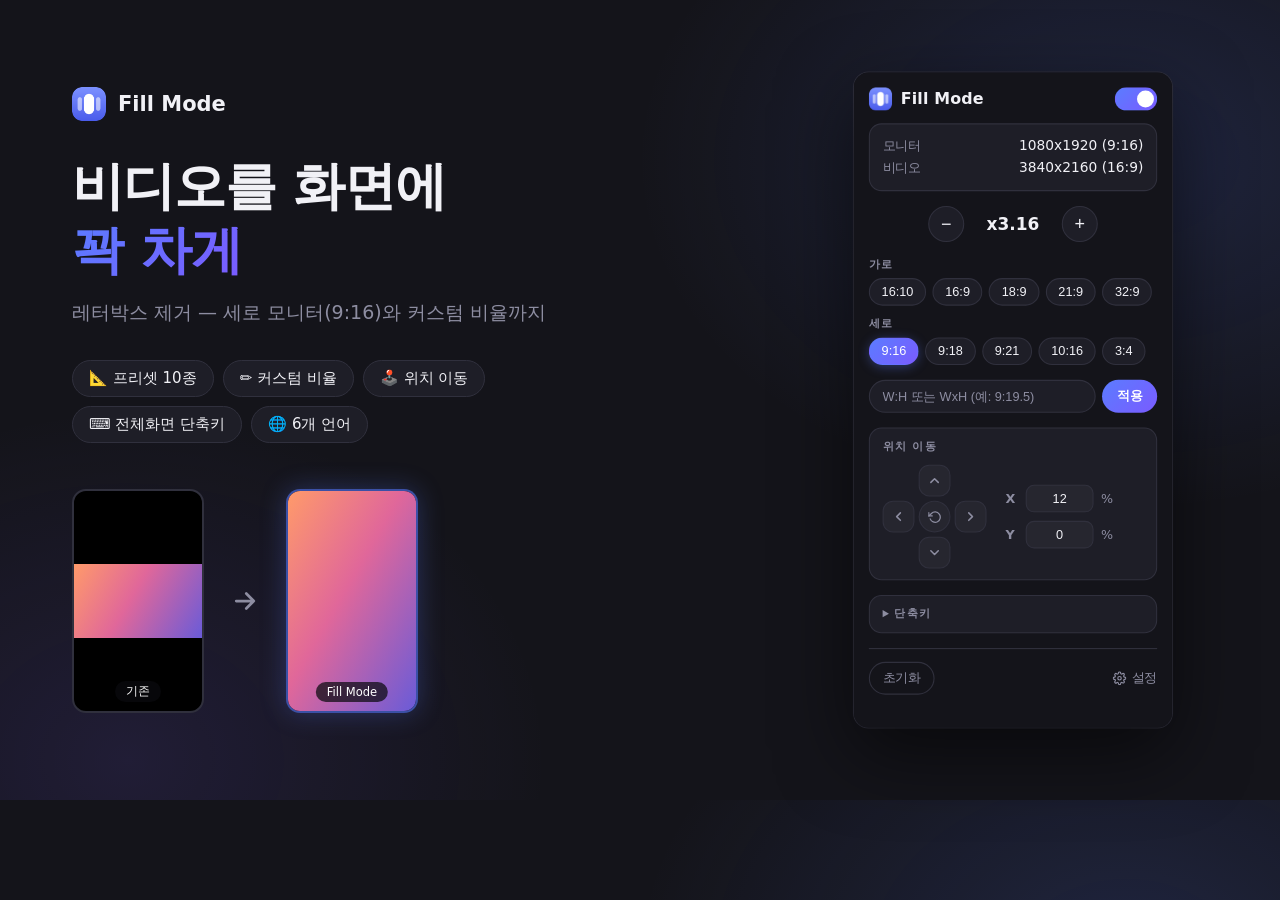
<file: store-assets/src/screenshot1-ko.html>
<!DOCTYPE html>
<!-- 스토어 스크린샷 1 (1280x800): 소개 + 팝업 UI -->
<html lang="ko">
<head>
  <meta charset="UTF-8" />
  <style>
    :root {
      --bg: #14141a;
      --card: #1e1e27;
      --border: #30303d;
      --text: #f1f1f6;
      --muted: #8d8da1;
      --accent: #5b7cff;
      --accent-2: #7a5bff;
      --accent-grad: linear-gradient(135deg, var(--accent), var(--accent-2));
    }

    * { box-sizing: border-box; margin: 0; }

    body {
      width: 1280px;
      height: 800px;
      overflow: hidden;
      font-family: system-ui, -apple-system, "Segoe UI", sans-serif;
      color: var(--text);
      background:
        radial-gradient(700px 500px at 88% 20%, rgba(91, 124, 255, 0.16), transparent 70%),
        radial-gradient(600px 500px at 10% 95%, rgba(122, 91, 255, 0.12), transparent 70%),
        var(--bg);
      display: flex;
      align-items: center;
      -webkit-font-smoothing: antialiased;
    }

    .left {
      flex: 1;
      padding: 0 40px 0 72px;
    }

    .brand {
      display: flex;
      align-items: center;
      gap: 12px;
      font-size: 21px;
      font-weight: 700;
      margin-bottom: 34px;
    }

    .brand img { width: 34px; height: 34px; border-radius: 9px; }

    h1 {
      font-size: 52px;
      line-height: 1.22;
      letter-spacing: -0.02em;
      margin-bottom: 18px;
    }

    h1 em {
      font-style: normal;
      background: var(--accent-grad);
      -webkit-background-clip: text;
      background-clip: text;
      color: transparent;
    }

    .sub {
      font-size: 19px;
      color: var(--muted);
      margin-bottom: 34px;
    }

    .chips { display: flex; flex-wrap: wrap; gap: 9px; margin-bottom: 46px; max-width: 520px; }

    .chip {
      padding: 8px 16px;
      border-radius: 999px;
      border: 1px solid var(--border);
      background: var(--card);
      font-size: 15px;
      color: var(--text);
    }

    /* before / after */
    .compare { display: flex; align-items: center; gap: 26px; }

    .screen {
      width: 132px;
      height: 224px;
      border-radius: 14px;
      border: 2px solid var(--border);
      background: #000;
      overflow: hidden;
      position: relative;
    }

    .clip {
      position: absolute;
      background: linear-gradient(120deg, #ff9a6a 0%, #e0679a 45%, #6a5bd8 100%);
    }

    /* 기존: 16:9 영상이 세로 화면에 레터박스로 */
    .before .clip { left: 0; right: 0; top: 50%; height: 74px; transform: translateY(-50%); }

    /* Fill Mode: 꽉 채움 */
    .after .clip { inset: 0; }

    .screen .tag {
      position: absolute;
      bottom: 9px;
      left: 50%;
      transform: translateX(-50%);
      padding: 3px 11px;
      border-radius: 999px;
      background: rgba(10, 10, 14, 0.72);
      font-size: 11.5px;
      color: #fff;
      white-space: nowrap;
    }

    .after { border-color: rgba(91, 124, 255, 0.65); box-shadow: 0 0 26px rgba(91, 124, 255, 0.28); }

    .arrow { color: var(--muted); }

    /* right: popup */
    .right {
      width: 470px;
      display: flex;
      align-items: center;
      justify-content: center;
      padding-right: 64px;
    }

    .popup-wrap {
      transform: scale(1.06);
      border-radius: 14px;
      box-shadow: 0 24px 70px rgba(0, 0, 0, 0.55), 0 0 0 1px var(--border);
    }

    iframe {
      width: 300px;
      height: 618px;
      border: none;
      border-radius: 14px;
      display: block;
      background: var(--bg);
    }
  </style>
</head>
<body>
  <div class="left">
    <div class="brand"><img src="../../icons/icon128.png" alt="" /> Fill Mode</div>
    <h1>비디오를 화면에<br /><em>꽉 차게</em></h1>
    <p class="sub">레터박스 제거 — 세로 모니터(9:16)와 커스텀 비율까지</p>
    <div class="chips">
      <span class="chip">📐 프리셋 10종</span>
      <span class="chip">✏️ 커스텀 비율</span>
      <span class="chip">🕹️ 위치 이동</span>
      <span class="chip">⌨️ 전체화면 단축키</span>
      <span class="chip">🌐 6개 언어</span>
    </div>
    <div class="compare">
      <div class="screen before">
        <div class="clip"></div>
        <span class="tag">기존</span>
      </div>
      <svg class="arrow" viewBox="0 0 24 24" width="30" height="30" fill="none" stroke="currentColor"
        stroke-width="2.2" stroke-linecap="round" stroke-linejoin="round">
        <path d="M5 12h14M13 6l6 6-6 6" />
      </svg>
      <div class="screen after">
        <div class="clip"></div>
        <span class="tag">Fill Mode</span>
      </div>
    </div>
  </div>
  <div class="right">
    <div class="popup-wrap">
      <iframe src="popup-replica-ko.html"></iframe>
    </div>
  </div>
</body>
</html>
</file>
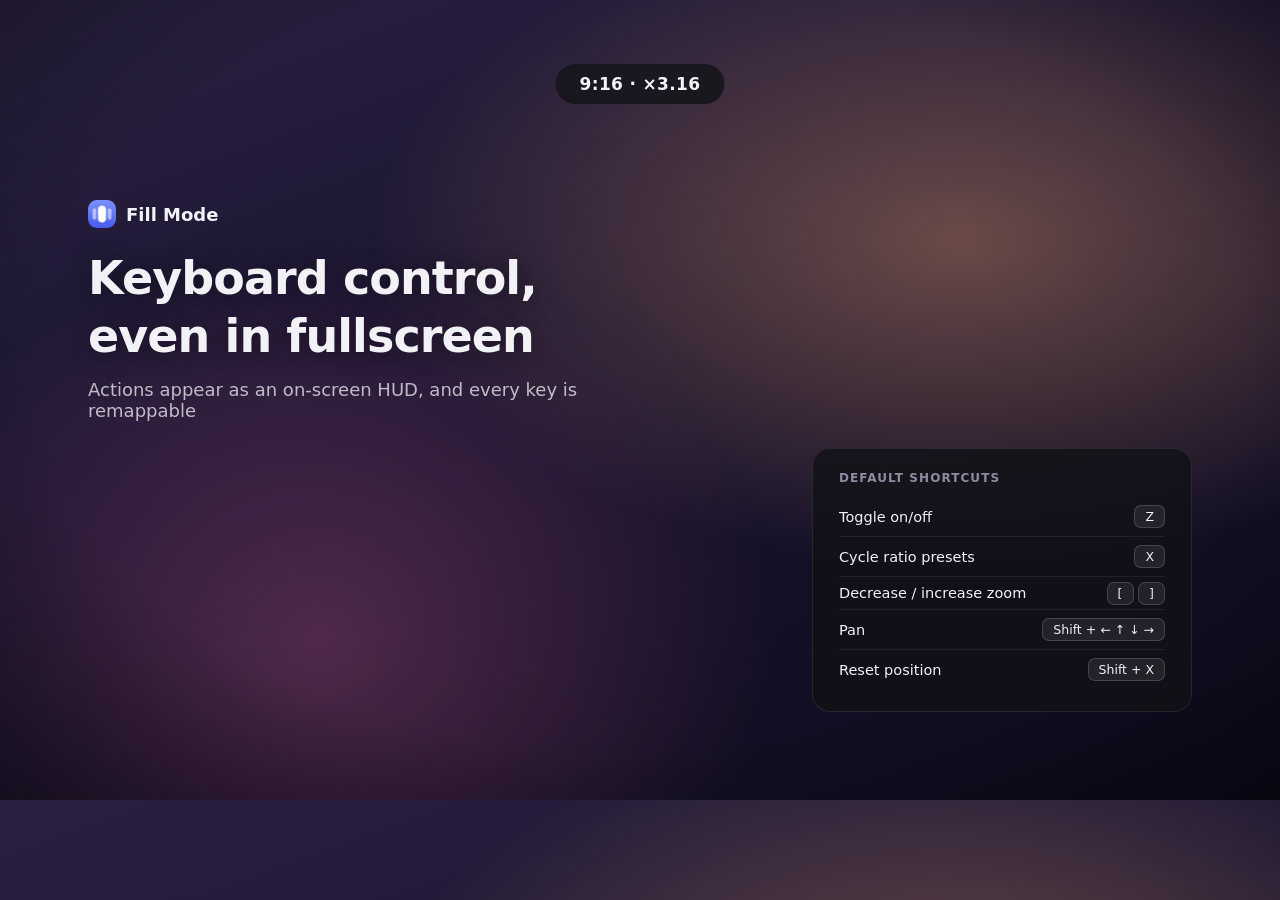
<file: store-assets/src/screenshot2-en.html>
<!DOCTYPE html>
<!-- 스토어 스크린샷 2 (1280x800): 전체화면 단축키 + HUD -->
<html lang="en">
<head>
  <meta charset="UTF-8" />
  <style>
    * { box-sizing: border-box; margin: 0; }

    body {
      width: 1280px;
      height: 800px;
      overflow: hidden;
      font-family: system-ui, -apple-system, "Segoe UI", sans-serif;
      color: #f1f1f6;
      position: relative;
      /* 전체화면 비디오 느낌의 장면 */
      background:
        radial-gradient(900px 500px at 75% 30%, rgba(255, 176, 116, 0.35), transparent 65%),
        radial-gradient(700px 600px at 25% 80%, rgba(224, 103, 154, 0.28), transparent 65%),
        linear-gradient(160deg, #2a2140 0%, #1a1430 45%, #0e0b1c 100%);
      -webkit-font-smoothing: antialiased;
    }

    /* 은은한 비네트 */
    .vignette {
      position: absolute;
      inset: 0;
      background: radial-gradient(1100px 700px at 50% 45%, transparent 55%, rgba(0, 0, 0, 0.55) 100%);
    }

    /* HUD 토스트 (실제 확장과 동일한 형태) */
    .hud {
      position: absolute;
      top: 64px;
      left: 50%;
      transform: translateX(-50%);
      padding: 10px 24px;
      border-radius: 999px;
      background: rgba(20, 20, 26, 0.85);
      font-size: 17px;
      font-weight: 600;
      letter-spacing: 0.02em;
    }

    .headline {
      position: absolute;
      left: 88px;
      top: 200px;
      max-width: 560px;
    }

    .headline .brand {
      display: flex;
      align-items: center;
      gap: 10px;
      font-size: 18px;
      font-weight: 700;
      margin-bottom: 22px;
    }

    .headline .brand img { width: 28px; height: 28px; border-radius: 8px; }

    .headline h1 {
      font-size: 46px;
      line-height: 1.25;
      letter-spacing: -0.02em;
      text-shadow: 0 2px 24px rgba(0, 0, 0, 0.45);
      margin-bottom: 14px;
    }

    .headline p { font-size: 18px; color: rgba(241, 241, 246, 0.75); }

    /* 단축키 패널 */
    .keys {
      position: absolute;
      right: 88px;
      bottom: 88px;
      width: 380px;
      padding: 22px 26px;
      border-radius: 18px;
      background: rgba(18, 18, 24, 0.82);
      border: 1px solid rgba(255, 255, 255, 0.09);
      backdrop-filter: blur(6px);
    }

    .keys h2 {
      font-size: 12px;
      font-weight: 600;
      color: #8d8da1;
      text-transform: uppercase;
      letter-spacing: 0.09em;
      margin-bottom: 12px;
    }

    .key-row {
      display: flex;
      align-items: center;
      justify-content: space-between;
      padding: 8px 0;
      font-size: 14.5px;
    }

    .key-row + .key-row { border-top: 1px solid rgba(255, 255, 255, 0.07); }

    kbd {
      padding: 3px 10px;
      border-radius: 7px;
      border: 1px solid rgba(255, 255, 255, 0.16);
      background: rgba(255, 255, 255, 0.08);
      font-size: 12.5px;
      font-family: inherit;
      white-space: nowrap;
    }
  </style>
</head>
<body>
  <div class="vignette"></div>

  <div class="hud">9:16 · ×3.16</div>

  <div class="headline">
    <div class="brand"><img src="../../icons/icon128.png" alt="" /> Fill Mode</div>
    <h1>Keyboard control,<br />even in fullscreen</h1>
    <p>Actions appear as an on-screen HUD, and every key is remappable</p>
  </div>

  <div class="keys">
    <h2>Default shortcuts</h2>
    <div class="key-row"><span>Toggle on/off</span><kbd>Z</kbd></div>
    <div class="key-row"><span>Cycle ratio presets</span><kbd>X</kbd></div>
    <div class="key-row"><span>Decrease / increase zoom</span><span><kbd>[</kbd> <kbd>]</kbd></span></div>
    <div class="key-row"><span>Pan</span><kbd>Shift + ← ↑ ↓ →</kbd></div>
    <div class="key-row"><span>Reset position</span><kbd>Shift + X</kbd></div>
  </div>
</body>
</html>
</file>
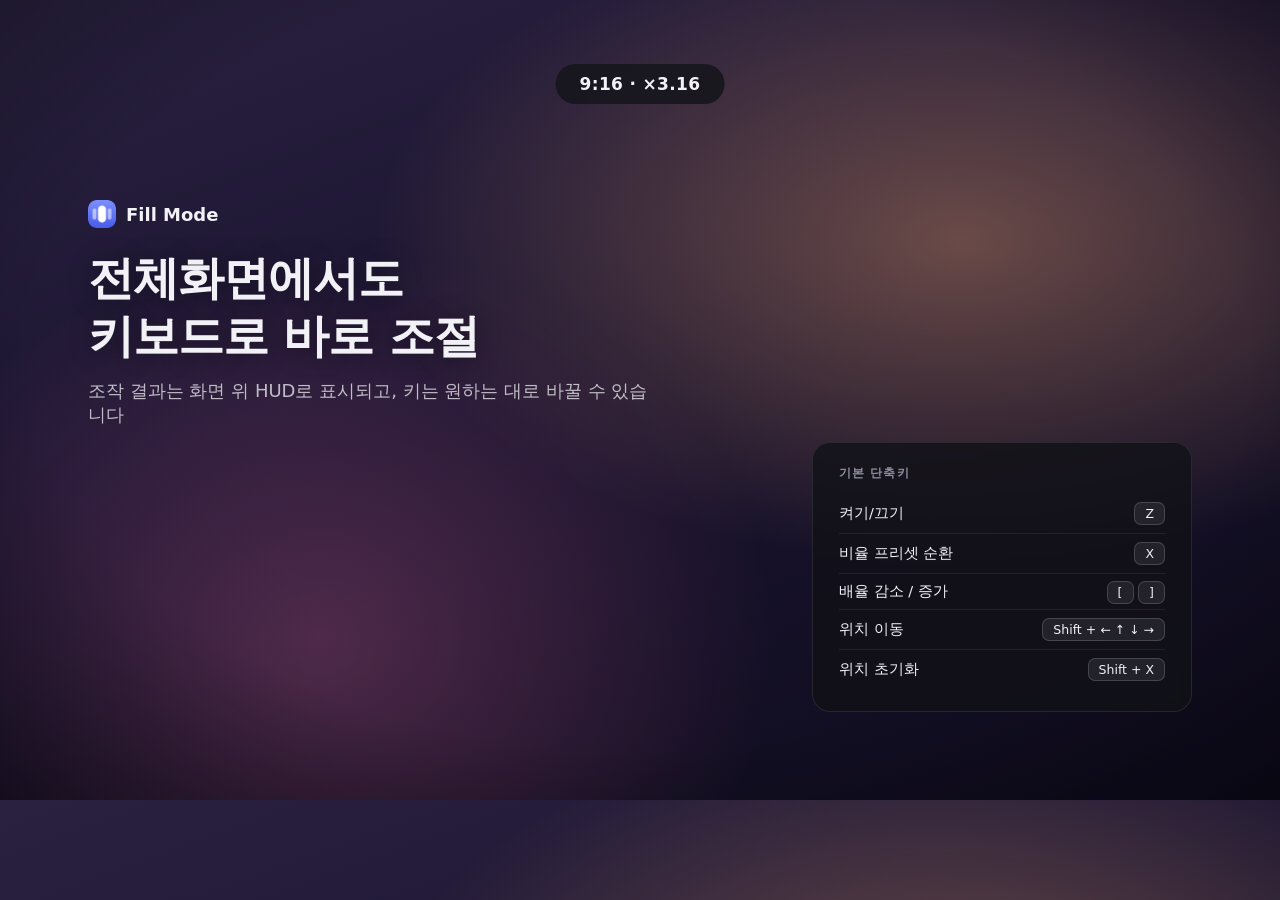
<file: store-assets/src/screenshot2-ko.html>
<!DOCTYPE html>
<!-- 스토어 스크린샷 2 (1280x800): 전체화면 단축키 + HUD -->
<html lang="ko">
<head>
  <meta charset="UTF-8" />
  <style>
    * { box-sizing: border-box; margin: 0; }

    body {
      width: 1280px;
      height: 800px;
      overflow: hidden;
      font-family: system-ui, -apple-system, "Segoe UI", sans-serif;
      color: #f1f1f6;
      position: relative;
      /* 전체화면 비디오 느낌의 장면 */
      background:
        radial-gradient(900px 500px at 75% 30%, rgba(255, 176, 116, 0.35), transparent 65%),
        radial-gradient(700px 600px at 25% 80%, rgba(224, 103, 154, 0.28), transparent 65%),
        linear-gradient(160deg, #2a2140 0%, #1a1430 45%, #0e0b1c 100%);
      -webkit-font-smoothing: antialiased;
    }

    /* 은은한 비네트 */
    .vignette {
      position: absolute;
      inset: 0;
      background: radial-gradient(1100px 700px at 50% 45%, transparent 55%, rgba(0, 0, 0, 0.55) 100%);
    }

    /* HUD 토스트 (실제 확장과 동일한 형태) */
    .hud {
      position: absolute;
      top: 64px;
      left: 50%;
      transform: translateX(-50%);
      padding: 10px 24px;
      border-radius: 999px;
      background: rgba(20, 20, 26, 0.85);
      font-size: 17px;
      font-weight: 600;
      letter-spacing: 0.02em;
    }

    .headline {
      position: absolute;
      left: 88px;
      top: 200px;
      max-width: 560px;
    }

    .headline .brand {
      display: flex;
      align-items: center;
      gap: 10px;
      font-size: 18px;
      font-weight: 700;
      margin-bottom: 22px;
    }

    .headline .brand img { width: 28px; height: 28px; border-radius: 8px; }

    .headline h1 {
      font-size: 46px;
      line-height: 1.25;
      letter-spacing: -0.02em;
      text-shadow: 0 2px 24px rgba(0, 0, 0, 0.45);
      margin-bottom: 14px;
    }

    .headline p { font-size: 18px; color: rgba(241, 241, 246, 0.75); }

    /* 단축키 패널 */
    .keys {
      position: absolute;
      right: 88px;
      bottom: 88px;
      width: 380px;
      padding: 22px 26px;
      border-radius: 18px;
      background: rgba(18, 18, 24, 0.82);
      border: 1px solid rgba(255, 255, 255, 0.09);
      backdrop-filter: blur(6px);
    }

    .keys h2 {
      font-size: 12px;
      font-weight: 600;
      color: #8d8da1;
      text-transform: uppercase;
      letter-spacing: 0.09em;
      margin-bottom: 12px;
    }

    .key-row {
      display: flex;
      align-items: center;
      justify-content: space-between;
      padding: 8px 0;
      font-size: 14.5px;
    }

    .key-row + .key-row { border-top: 1px solid rgba(255, 255, 255, 0.07); }

    kbd {
      padding: 3px 10px;
      border-radius: 7px;
      border: 1px solid rgba(255, 255, 255, 0.16);
      background: rgba(255, 255, 255, 0.08);
      font-size: 12.5px;
      font-family: inherit;
      white-space: nowrap;
    }
  </style>
</head>
<body>
  <div class="vignette"></div>

  <div class="hud">9:16 · ×3.16</div>

  <div class="headline">
    <div class="brand"><img src="../../icons/icon128.png" alt="" /> Fill Mode</div>
    <h1>전체화면에서도<br />키보드로 바로 조절</h1>
    <p>조작 결과는 화면 위 HUD로 표시되고, 키는 원하는 대로 바꿀 수 있습니다</p>
  </div>

  <div class="keys">
    <h2>기본 단축키</h2>
    <div class="key-row"><span>켜기/끄기</span><kbd>Z</kbd></div>
    <div class="key-row"><span>비율 프리셋 순환</span><kbd>X</kbd></div>
    <div class="key-row"><span>배율 감소 / 증가</span><span><kbd>[</kbd> <kbd>]</kbd></span></div>
    <div class="key-row"><span>위치 이동</span><kbd>Shift + ← ↑ ↓ →</kbd></div>
    <div class="key-row"><span>위치 초기화</span><kbd>Shift + X</kbd></div>
  </div>
</body>
</html>
</file>
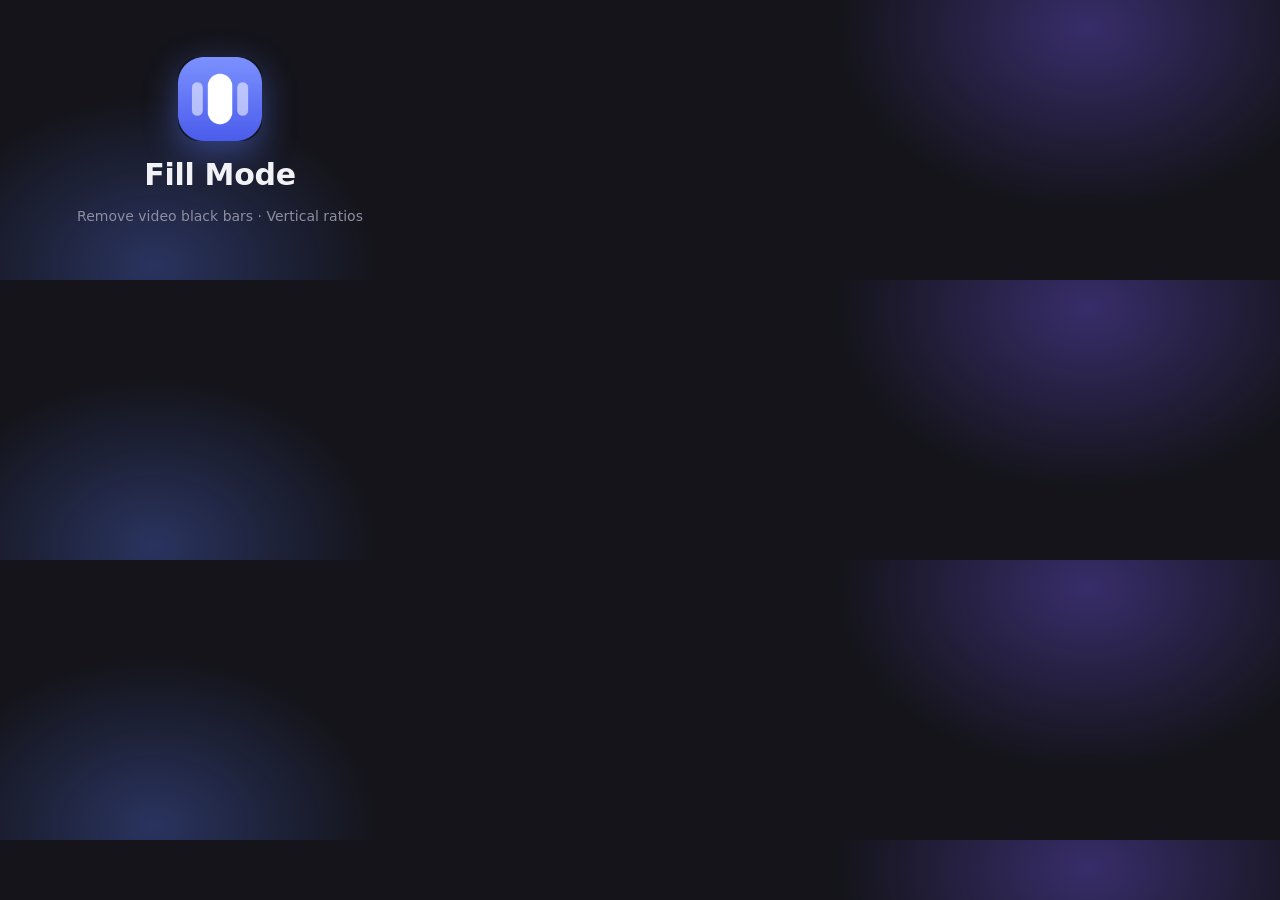
<file: store-assets/src/tile-440x280-en.html>
<!DOCTYPE html>
<!-- 프로모션 타일 (440x280) -->
<html lang="en">
<head>
  <meta charset="UTF-8" />
  <style>
    * { box-sizing: border-box; margin: 0; }

    body {
      width: 440px;
      height: 280px;
      overflow: hidden;
      display: flex;
      flex-direction: column;
      align-items: center;
      justify-content: center;
      gap: 16px;
      font-family: system-ui, -apple-system, "Segoe UI", sans-serif;
      background:
        radial-gradient(360px 260px at 85% 10%, rgba(122, 91, 255, 0.35), transparent 70%),
        radial-gradient(320px 240px at 12% 95%, rgba(91, 124, 255, 0.3), transparent 70%),
        #14141a;
      color: #f1f1f6;
      -webkit-font-smoothing: antialiased;
    }

    img {
      width: 84px;
      height: 84px;
      border-radius: 21px;
      box-shadow: 0 10px 34px rgba(91, 124, 255, 0.45);
    }

    h1 { font-size: 30px; letter-spacing: -0.01em; }

    p { font-size: 14px; color: #8d8da1; }
  </style>
</head>
<body>
  <img src="../../icons/icon128.png" alt="" />
  <h1>Fill Mode</h1>
  <p>Remove video black bars · Vertical ratios</p>
</body>
</html>
</file>
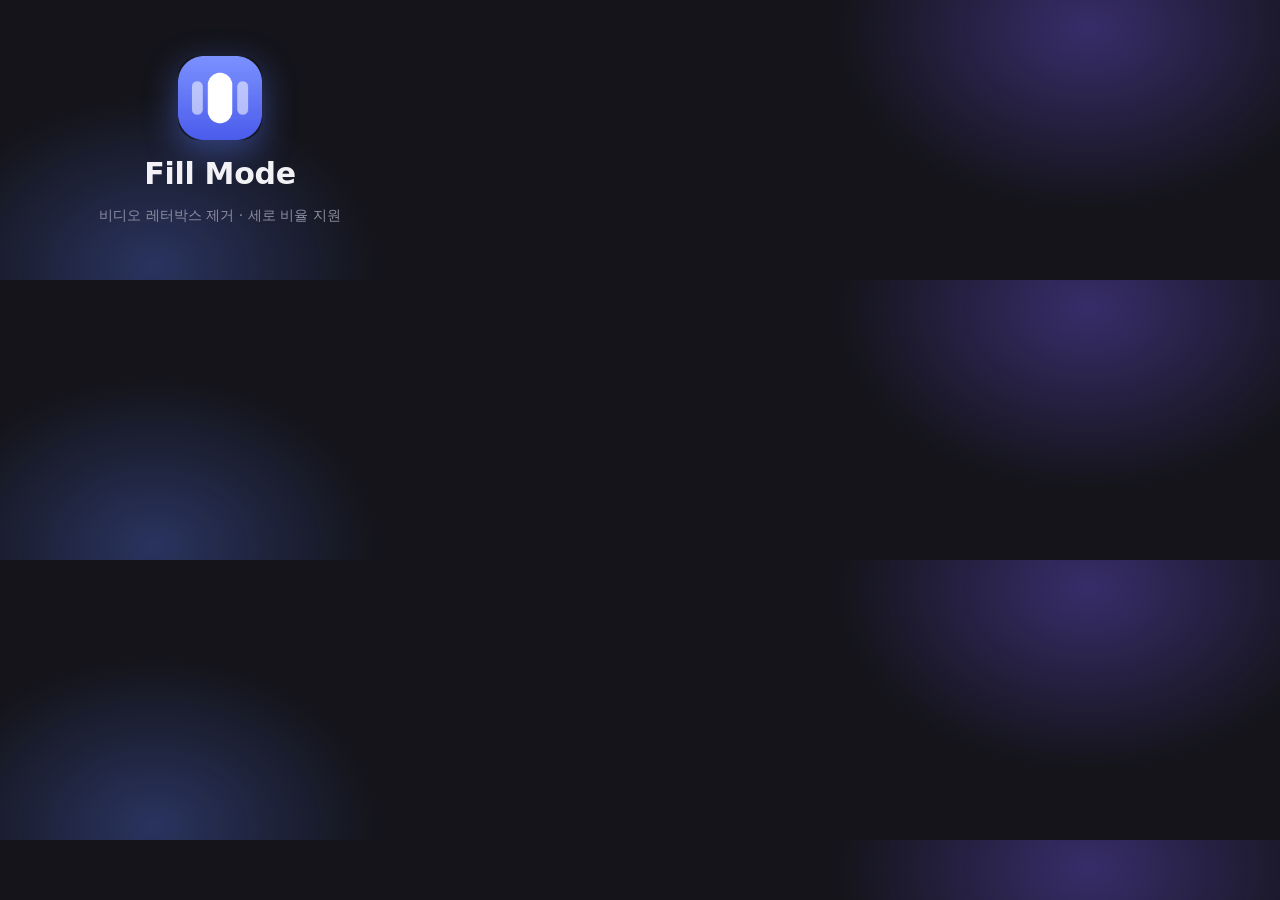
<file: store-assets/src/tile-440x280.html>
<!DOCTYPE html>
<!-- 프로모션 타일 (440x280) -->
<html lang="ko">
<head>
  <meta charset="UTF-8" />
  <style>
    * { box-sizing: border-box; margin: 0; }

    body {
      width: 440px;
      height: 280px;
      overflow: hidden;
      display: flex;
      flex-direction: column;
      align-items: center;
      justify-content: center;
      gap: 16px;
      font-family: system-ui, -apple-system, "Segoe UI", sans-serif;
      background:
        radial-gradient(360px 260px at 85% 10%, rgba(122, 91, 255, 0.35), transparent 70%),
        radial-gradient(320px 240px at 12% 95%, rgba(91, 124, 255, 0.3), transparent 70%),
        #14141a;
      color: #f1f1f6;
      -webkit-font-smoothing: antialiased;
    }

    img {
      width: 84px;
      height: 84px;
      border-radius: 21px;
      box-shadow: 0 10px 34px rgba(91, 124, 255, 0.45);
    }

    h1 { font-size: 30px; letter-spacing: -0.01em; }

    p { font-size: 14px; color: #8d8da1; }
  </style>
</head>
<body>
  <img src="../../icons/icon128.png" alt="" />
  <h1>Fill Mode</h1>
  <p>비디오 레터박스 제거 · 세로 비율 지원</p>
</body>
</html>
</file>
<file: src/options/options.css>
:root {
  --bg: #f5f5f9;
  --card: #ffffff;
  --card-2: #f0f0f5;
  --border: #e3e3ec;
  --text: #24242e;
  --muted: #7b7b90;
  --accent: #5b7cff;
  --accent-2: #7a5bff;
  --accent-grad: linear-gradient(135deg, var(--accent), var(--accent-2));
  --radius: 14px;
}

@media (prefers-color-scheme: dark) {
  :root {
    --bg: #14141a;
    --card: #1e1e27;
    --card-2: #26262f;
    --border: #30303d;
    --text: #f1f1f6;
    --muted: #8d8da1;
  }
}

* {
  box-sizing: border-box;
}

body {
  margin: 0;
  font-family: system-ui, -apple-system, "Segoe UI", sans-serif;
  font-size: 14px;
  color: var(--text);
  background: var(--bg);
  -webkit-font-smoothing: antialiased;
}

main {
  max-width: 520px;
  margin: 48px auto;
  padding: 0 20px;
}

header {
  display: flex;
  align-items: center;
  gap: 10px;
  margin-bottom: 20px;
}

header img {
  border-radius: 8px;
}

h1 {
  margin: 0;
  font-size: 19px;
  font-weight: 700;
}

.card {
  padding: 16px 18px;
  margin-bottom: 14px;
  border-radius: var(--radius);
  background: var(--card);
  border: 1px solid var(--border);
}

h2 {
  margin: 0 0 10px;
  font-size: 13px;
  font-weight: 600;
  color: var(--muted);
}

/* segmented control */

.segmented {
  display: inline-flex;
  padding: 3px;
  gap: 2px;
  border-radius: 999px;
  background: var(--card-2);
  border: 1px solid var(--border);
}

.segmented label {
  position: relative;
  cursor: pointer;
}

.segmented input {
  position: absolute;
  opacity: 0;
  pointer-events: none;
}

.segmented span {
  display: inline-block;
  padding: 6px 14px;
  border-radius: 999px;
  font-size: 13px;
  color: var(--muted);
  transition: color 0.15s ease, background 0.15s ease;
}

.segmented label:hover span {
  color: var(--text);
}

.segmented input:checked + span {
  background: var(--accent-grad);
  color: #fff;
  box-shadow: 0 2px 8px rgba(91, 124, 255, 0.3);
}

.segmented input:focus-visible + span {
  outline: 2px solid var(--accent);
  outline-offset: 2px;
}

/* shortcuts */

.card-head {
  display: flex;
  align-items: center;
  justify-content: space-between;
  margin-bottom: 4px;
}

.card-head h2 {
  margin: 0;
}

.shortcut-row {
  display: flex;
  align-items: center;
  justify-content: space-between;
  padding: 7px 0;
  border-bottom: 1px solid var(--border);
}

.shortcut-row:last-of-type {
  border-bottom: none;
}

.key-input {
  width: 120px;
  padding: 5px 10px;
  text-align: center;
  border-radius: 999px;
  border: 1px solid var(--border);
  background: var(--card-2);
  color: var(--text);
  font-size: 12.5px;
  font-family: inherit;
  cursor: pointer;
  caret-color: transparent;
  outline: none;
  transition: border-color 0.15s ease;
}

.key-input:focus {
  border-color: var(--accent);
}

kbd {
  padding: 4px 12px;
  border-radius: 999px;
  border: 1px solid var(--border);
  background: var(--card-2);
  color: var(--muted);
  font-size: 12px;
  font-family: inherit;
}

button.ghost {
  padding: 4px 12px;
  border-radius: 999px;
  border: 1px solid var(--border);
  background: transparent;
  color: var(--muted);
  font-size: 12px;
  cursor: pointer;
  transition: color 0.15s ease, border-color 0.15s ease;
}

button.ghost:hover {
  color: var(--text);
  border-color: var(--accent);
}

.note {
  margin: 16px 2px;
  font-size: 12.5px;
  color: var(--muted);
}

.note.in-card {
  margin: 10px 0 0;
  font-size: 12px;
}

.actions {
  display: flex;
  align-items: center;
  gap: 12px;
}

button.primary {
  padding: 9px 22px;
  border-radius: 999px;
  border: none;
  background: var(--accent-grad);
  color: #fff;
  font-size: 13px;
  font-weight: 600;
  cursor: pointer;
  transition: filter 0.15s ease;
}

button.primary:hover {
  filter: brightness(1.1);
}

#status {
  font-size: 13px;
  color: #34a853;
}

.note a,
.page-foot a {
  color: var(--accent);
  text-decoration: none;
}

.note a:hover,
.page-foot a:hover {
  text-decoration: underline;
}

.page-foot {
  margin-top: 32px;
  padding-top: 16px;
  border-top: 1px solid var(--border);
  color: var(--muted);
  font-size: 12.5px;
}
</file>
<file: src/popup/popup.css>
:root {
  --bg: #14141a;
  --card: #1e1e27;
  --card-2: #26262f;
  --border: #30303d;
  --text: #f1f1f6;
  --muted: #8d8da1;
  --accent: #5b7cff;
  --accent-2: #7a5bff;
  --accent-grad: linear-gradient(135deg, var(--accent), var(--accent-2));
  --radius: 12px;
}

* {
  box-sizing: border-box;
}

body {
  width: 300px;
  margin: 0;
  padding: 14px;
  font-family: system-ui, -apple-system, "Segoe UI", sans-serif;
  font-size: 13px;
  color: var(--text);
  background: var(--bg);
  -webkit-font-smoothing: antialiased;
}

/* ── header ─────────────────────────────── */

header {
  display: flex;
  align-items: center;
  justify-content: space-between;
  margin-bottom: 12px;
}

.brand {
  display: flex;
  align-items: center;
  gap: 8px;
}

.brand img {
  border-radius: 6px;
}

h1 {
  margin: 0;
  font-size: 15px;
  font-weight: 700;
  letter-spacing: 0.01em;
}

/* ── toggle switch ──────────────────────── */

.switch {
  position: relative;
  display: inline-flex;
  cursor: pointer;
}

.switch input {
  position: absolute;
  opacity: 0;
  pointer-events: none;
}

.switch .track {
  display: inline-flex;
  align-items: center;
  width: 40px;
  height: 22px;
  padding: 2px;
  border-radius: 999px;
  background: var(--card-2);
  border: 1px solid var(--border);
  transition: background 0.2s ease, border-color 0.2s ease;
}

.switch .knob {
  width: 16px;
  height: 16px;
  border-radius: 50%;
  background: var(--muted);
  transition: transform 0.2s ease, background 0.2s ease;
}

.switch input:checked + .track {
  background: var(--accent-grad);
  border-color: transparent;
}

.switch input:checked + .track .knob {
  transform: translateX(18px);
  background: #fff;
}

.switch input:focus-visible + .track {
  outline: 2px solid var(--accent);
  outline-offset: 2px;
}

/* ── info card ──────────────────────────── */

.card {
  padding: 10px 12px;
  border-radius: var(--radius);
  background: var(--card);
  border: 1px solid var(--border);
}

.info-row {
  display: flex;
  justify-content: space-between;
  align-items: baseline;
  padding: 2px 0;
}

.info-label {
  color: var(--muted);
  font-size: 12px;
}

.info-value {
  font-variant-numeric: tabular-nums;
}

/* ── stepper ────────────────────────────── */

.stepper {
  display: flex;
  align-items: center;
  justify-content: center;
  gap: 14px;
  margin: 14px 0;
}

.step-btn {
  width: 34px;
  height: 34px;
  border-radius: 50%;
  border: 1px solid var(--border);
  background: var(--card);
  color: var(--text);
  font-size: 17px;
  line-height: 1;
  cursor: pointer;
  transition: background 0.15s ease, transform 0.1s ease;
}

.step-btn:hover {
  background: var(--card-2);
}

.step-btn:active {
  transform: scale(0.94);
}

#scale-value {
  min-width: 64px;
  text-align: center;
  font-size: 16px;
  font-weight: 600;
  font-variant-numeric: tabular-nums;
}

/* ── presets ────────────────────────────── */

h2 {
  margin: 10px 0 6px;
  font-size: 10.5px;
  font-weight: 600;
  color: var(--muted);
  text-transform: uppercase;
  letter-spacing: 0.08em;
}

.preset-row {
  display: flex;
  flex-wrap: wrap;
  gap: 6px;
}

.preset-row button {
  padding: 5px 11px;
  border-radius: 999px;
  border: 1px solid var(--border);
  background: var(--card);
  color: var(--text);
  font-size: 12px;
  font-variant-numeric: tabular-nums;
  cursor: pointer;
  transition: background 0.15s ease, border-color 0.15s ease;
}

.preset-row button:hover {
  background: var(--card-2);
  border-color: #3d3d4d;
}

.preset-row button.active {
  background: var(--accent-grad);
  border-color: transparent;
  color: #fff;
  box-shadow: 0 2px 10px rgba(91, 124, 255, 0.35);
}

/* ── custom input ───────────────────────── */

.custom {
  display: flex;
  gap: 6px;
  margin-top: 14px;
}

.custom input {
  flex: 1;
  min-width: 0;
  padding: 7px 12px;
  border-radius: 999px;
  border: 1px solid var(--border);
  background: var(--card);
  color: var(--text);
  font-size: 12px;
  outline: none;
  transition: border-color 0.15s ease;
}

.custom input::placeholder {
  color: var(--muted);
}

.custom input:focus {
  border-color: var(--accent);
}

button.primary {
  padding: 7px 14px;
  border-radius: 999px;
  border: none;
  background: var(--accent-grad);
  color: #fff;
  font-size: 12px;
  font-weight: 600;
  cursor: pointer;
  transition: filter 0.15s ease;
}

button.primary:hover {
  filter: brightness(1.1);
}

/* ── pan (D-pad) ────────────────────────── */

.pan {
  margin-top: 14px;
}

.pan h2 {
  margin: 0 0 10px;
}

.pan-body {
  display: flex;
  align-items: center;
  gap: 18px;
}

.dpad {
  display: grid;
  grid-template-areas:
    ". up ."
    "left center right"
    ". down .";
  grid-auto-columns: 30px;
  grid-auto-rows: 30px;
  gap: 4px;
}

.dpad-up { grid-area: up; }
.dpad-left { grid-area: left; }
.dpad-center { grid-area: center; }
.dpad-right { grid-area: right; }
.dpad-down { grid-area: down; }

.dpad-btn {
  display: flex;
  align-items: center;
  justify-content: center;
  padding: 0;
  border-radius: 10px;
  border: 1px solid var(--border);
  background: var(--card-2);
  color: var(--muted);
  cursor: pointer;
  touch-action: none;
  transition: background 0.15s ease, color 0.15s ease, transform 0.1s ease;
}

.dpad-btn:hover {
  color: var(--text);
  background: #2f2f3a;
}

.dpad-btn:active {
  transform: scale(0.9);
  background: var(--accent-grad);
  border-color: transparent;
  color: #fff;
}

.dpad-center {
  border-radius: 50%;
}

.pan-values {
  display: flex;
  flex: 1;
  flex-direction: column;
  gap: 8px;
}

.pan-values label {
  display: flex;
  align-items: center;
  gap: 7px;
}

.pan-axis {
  width: 12px;
  color: var(--muted);
  font-size: 12px;
  font-weight: 600;
}

.pan-input {
  width: 64px;
  padding: 5px 8px;
  text-align: center;
  border-radius: 8px;
  border: 1px solid var(--border);
  background: var(--card-2);
  color: var(--text);
  font-size: 12px;
  font-variant-numeric: tabular-nums;
  outline: none;
  transition: border-color 0.15s ease;
}

.pan-input:focus {
  border-color: var(--accent);
}

.pan-input::-webkit-outer-spin-button,
.pan-input::-webkit-inner-spin-button {
  -webkit-appearance: none;
  margin: 0;
}

.pan-unit {
  color: var(--muted);
  font-size: 12px;
}

/* ── shortcuts ──────────────────────────── */

.shortcuts {
  margin-top: 14px;
}

.shortcuts summary {
  cursor: pointer;
  user-select: none;
  font-size: 10.5px;
  font-weight: 600;
  color: var(--muted);
  text-transform: uppercase;
  letter-spacing: 0.08em;
}

.shortcuts[open] summary {
  margin-bottom: 6px;
}

.shortcut-row {
  display: flex;
  align-items: center;
  justify-content: space-between;
  padding: 6px 0;
  border-bottom: 1px solid var(--border);
  font-size: 12px;
}

.shortcut-row:last-child {
  border-bottom: none;
  padding-bottom: 2px;
}

kbd {
  padding: 2px 8px;
  border-radius: 6px;
  border: 1px solid var(--border);
  background: var(--card-2);
  color: var(--muted);
  font-size: 11px;
  font-family: inherit;
  white-space: nowrap;
}

/* ── footer ─────────────────────────────── */

footer {
  display: flex;
  align-items: center;
  justify-content: space-between;
  margin-top: 14px;
  padding-top: 12px;
  border-top: 1px solid var(--border);
}

button.ghost {
  padding: 6px 12px;
  border-radius: 999px;
  border: 1px solid var(--border);
  background: transparent;
  color: var(--muted);
  font-size: 12px;
  cursor: pointer;
  transition: color 0.15s ease, border-color 0.15s ease;
}

button.ghost:hover {
  color: var(--text);
  border-color: #3d3d4d;
}

footer a {
  display: inline-flex;
  align-items: center;
  gap: 5px;
  color: var(--muted);
  font-size: 12px;
  text-decoration: none;
  transition: color 0.15s ease;
}

footer a:hover {
  color: var(--accent);
}
</file>
